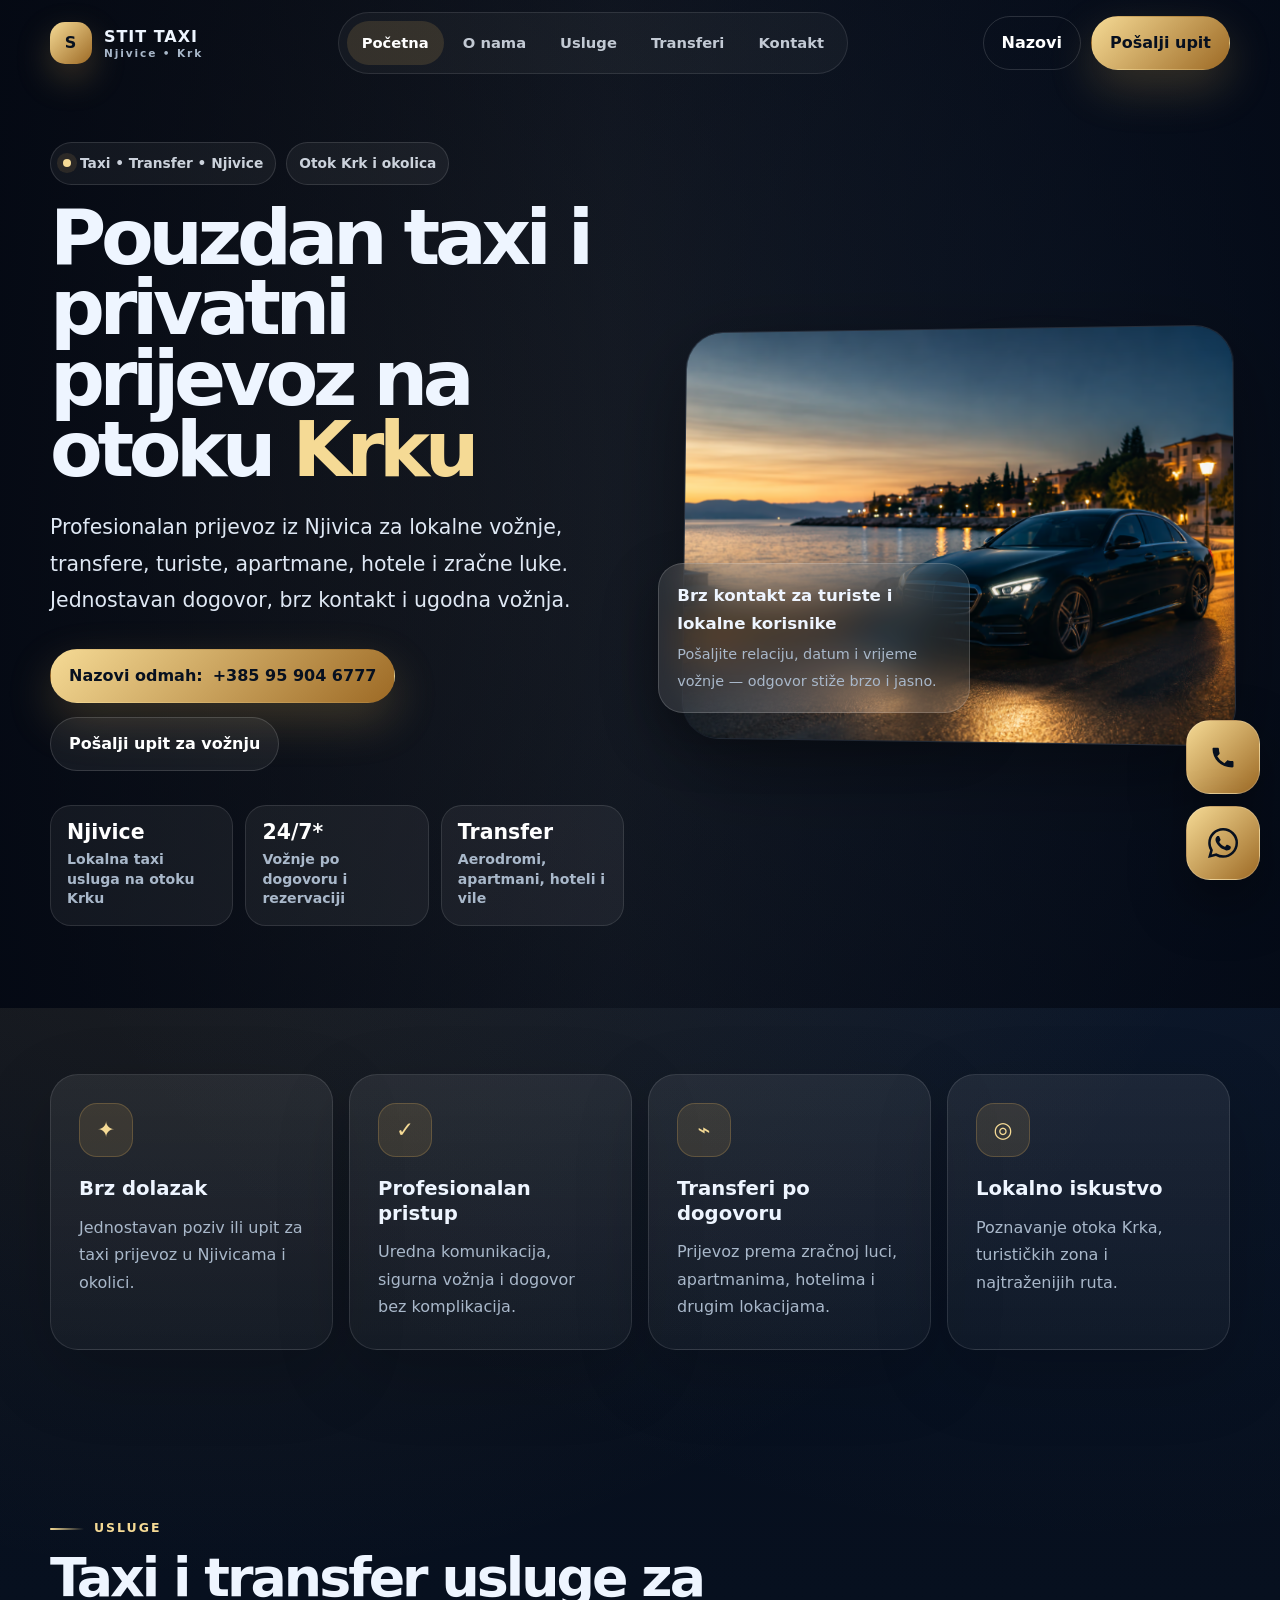
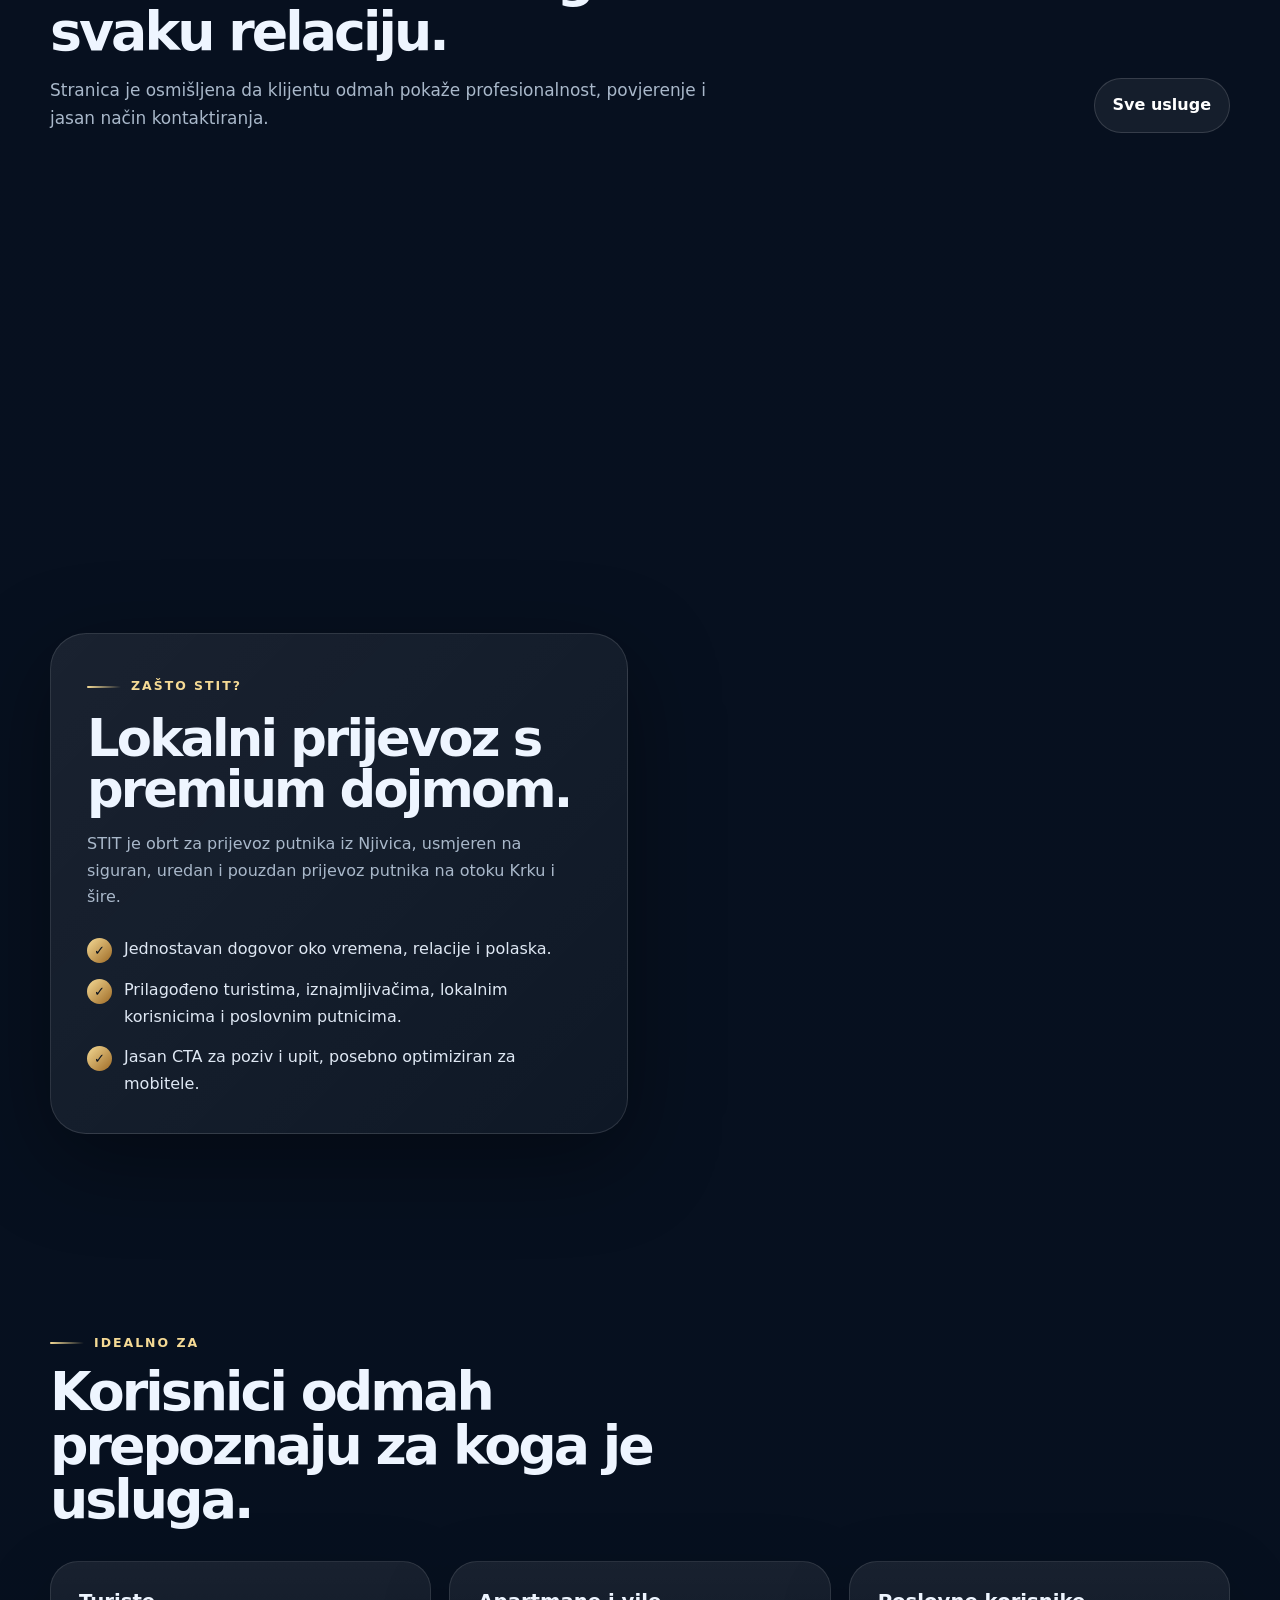
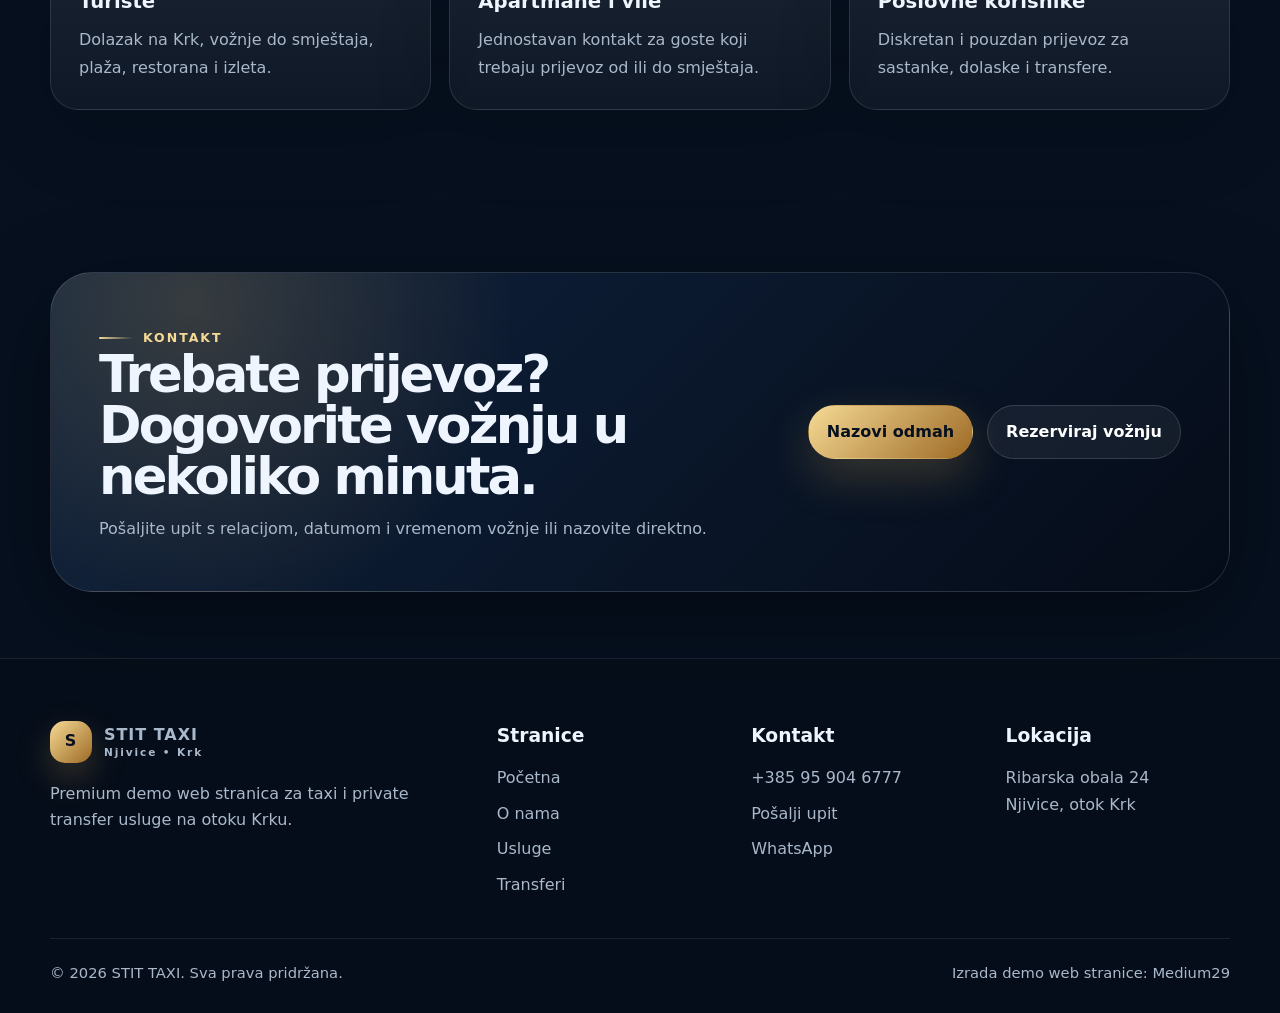
<file: index.html>
<!DOCTYPE html>
<html lang="hr">
<head>
  <meta charset="UTF-8" />
  <meta name="viewport" content="width=device-width, initial-scale=1.0" />
  <title>STIT TAXI | Taxi i privatni transferi na otoku Krku</title>
  <meta name="description" content="STIT TAXI - pouzdan taxi i privatni prijevoz iz Njivica za lokalne vožnje, transfere, turiste, apartmane, hotele i zračne luke." />
  <link rel="icon" href="assets/favicon.svg" type="image/svg+xml" />
  <link rel="stylesheet" href="styles.css" />
</head>
<body>
  <header class="header">
    <div class="container nav">
      <a class="logo" href="index.html" aria-label="STIT TAXI početna">
        <span class="logo-mark">S</span>
        <span>STIT TAXI <small>Njivice • Krk</small></span>
      </a>
      <nav class="nav-links" aria-label="Glavna navigacija">
        <a class="active" href="index.html">Početna</a>
        <a href="o-nama.html">O nama</a>
        <a href="usluge.html">Usluge</a>
        <a href="transferi.html">Transferi</a>
        <a href="kontakt.html">Kontakt</a>
      </nav>
      <div class="nav-actions">
        <a class="btn btn-ghost" href="tel:+385959046777">Nazovi</a>
        <a class="btn btn-primary" href="kontakt.html">Pošalji upit</a>
        <button class="menu-btn" type="button" aria-label="Otvori izbornik" aria-expanded="false"><span></span><span></span><span></span></button>
      </div>
    </div>
  </header>

  <main>
    <section class="hero">
      <div class="container hero-grid">
        <div class="hero-copy reveal">
          <div class="eyebrow">
            <span class="badge"><span class="badge-dot"></span> Taxi • Transfer • Njivice</span>
            <span class="badge">Otok Krk i okolica</span>
          </div>
          <h1>Pouzdan taxi i privatni prijevoz na otoku <span class="gold">Krku</span></h1>
          <p class="lead">Profesionalan prijevoz iz Njivica za lokalne vožnje, transfere, turiste, apartmane, hotele i zračne luke. Jednostavan dogovor, brz kontakt i ugodna vožnja.</p>
          <div class="hero-actions">
            <a class="btn btn-primary" href="tel:+385959046777">Nazovi odmah: <span data-phone></span></a>
            <a class="btn" href="kontakt.html">Pošalji upit za vožnju</a>
          </div>
          <div class="hero-meta">
            <div class="meta-card"><strong>Njivice</strong><span>Lokalna taxi usluga na otoku Krku</span></div>
            <div class="meta-card"><strong>24/7*</strong><span>Vožnje po dogovoru i rezervaciji</span></div>
            <div class="meta-card"><strong>Transfer</strong><span>Aerodromi, apartmani, hoteli i vile</span></div>
          </div>
        </div>
        <div class="hero-visual reveal delay-1">
          <div class="visual-frame"><img src="assets/images/hero-taxi.avif" alt="Premium STIT TAXI vozilo na obali otoka Krka" /></div>
          <div class="float-card">
            <strong>Brz kontakt za turiste i lokalne korisnike</strong>
            <span>Pošaljite relaciju, datum i vrijeme vožnje — odgovor stiže brzo i jasno.</span>
          </div>
        </div>
      </div>
    </section>

    <section class="section-sm">
      <div class="container grid-4">
        <div class="card reveal"><div class="icon">✦</div><h3>Brz dolazak</h3><p>Jednostavan poziv ili upit za taxi prijevoz u Njivicama i okolici.</p></div>
        <div class="card reveal delay-1"><div class="icon">✓</div><h3>Profesionalan pristup</h3><p>Uredna komunikacija, sigurna vožnja i dogovor bez komplikacija.</p></div>
        <div class="card reveal delay-2"><div class="icon">⌁</div><h3>Transferi po dogovoru</h3><p>Prijevoz prema zračnoj luci, apartmanima, hotelima i drugim lokacijama.</p></div>
        <div class="card reveal delay-3"><div class="icon">◎</div><h3>Lokalno iskustvo</h3><p>Poznavanje otoka Krka, turističkih zona i najtraženijih ruta.</p></div>
      </div>
    </section>

    <section class="section" id="usluge">
      <div class="container">
        <div class="section-head reveal">
          <div class="section-title">
            <span class="kicker">Usluge</span>
            <h2>Taxi i transfer usluge za svaku relaciju.</h2>
            <p>Stranica je osmišljena da klijentu odmah pokaže profesionalnost, povjerenje i jasan način kontaktiranja.</p>
          </div>
          <a class="btn" href="usluge.html">Sve usluge</a>
        </div>
        <div class="grid-3">
          <article class="card reveal"><div class="icon">🚕</div><h3>Lokalni taxi prijevoz</h3><p>Brze lokalne vožnje u Njivicama, okolnim mjestima i po otoku Krku.</p><a class="card-link" href="kontakt.html">Zatraži vožnju →</a></article>
          <article class="card reveal delay-1"><div class="icon">✈</div><h3>Aerodromski transfer</h3><p>Organiziran prijevoz prema zračnim lukama i drugim polaznim točkama.</p><a class="card-link" href="transferi.html">Pogledaj transfere →</a></article>
          <article class="card reveal delay-2"><div class="icon">🏨</div><h3>Turisti, apartmani i hoteli</h3><p>Idealno za goste apartmana, vila, hotela i turističke dolaske na Krk.</p><a class="card-link" href="kontakt.html">Pošalji upit →</a></article>
        </div>
      </div>
    </section>

    <section class="section">
      <div class="container grid-2">
        <div class="split-panel reveal">
          <span class="kicker">Zašto STIT?</span>
          <h2 class="section-title" style="font-size:clamp(2rem,4vw,3.6rem);line-height:1;letter-spacing:-.055em;margin:16px 0;">Lokalni prijevoz s premium dojmom.</h2>
          <p style="color:var(--muted);">STIT je obrt za prijevoz putnika iz Njivica, usmjeren na siguran, uredan i pouzdan prijevoz putnika na otoku Krku i šire.</p>
          <ul class="lux-list">
            <li><span class="tick">✓</span><span>Jednostavan dogovor oko vremena, relacije i polaska.</span></li>
            <li><span class="tick">✓</span><span>Prilagođeno turistima, iznajmljivačima, lokalnim korisnicima i poslovnim putnicima.</span></li>
            <li><span class="tick">✓</span><span>Jasan CTA za poziv i upit, posebno optimiziran za mobitele.</span></li>
          </ul>
        </div>
        <div class="photo-tile photo-transfer reveal delay-1"></div>
      </div>
    </section>

    <section class="section">
      <div class="container">
        <div class="section-title reveal">
          <span class="kicker">Idealno za</span>
          <h2>Korisnici odmah prepoznaju za koga je usluga.</h2>
        </div>
        <div class="grid-3" style="margin-top:34px;">
          <div class="card reveal"><h3>Turiste</h3><p>Dolazak na Krk, vožnje do smještaja, plaža, restorana i izleta.</p></div>
          <div class="card reveal delay-1"><h3>Apartmane i vile</h3><p>Jednostavan kontakt za goste koji trebaju prijevoz od ili do smještaja.</p></div>
          <div class="card reveal delay-2"><h3>Poslovne korisnike</h3><p>Diskretan i pouzdan prijevoz za sastanke, dolaske i transfere.</p></div>
        </div>
      </div>
    </section>

    <section class="section-sm">
      <div class="container cta-band reveal">
        <div>
          <span class="kicker">Kontakt</span>
          <h2>Trebate prijevoz? Dogovorite vožnju u nekoliko minuta.</h2>
          <p>Pošaljite upit s relacijom, datumom i vremenom vožnje ili nazovite direktno.</p>
        </div>
        <div class="hero-actions" style="margin:0;justify-content:flex-end;">
          <a class="btn btn-primary" href="tel:+385959046777">Nazovi odmah</a>
          <a class="btn" href="kontakt.html">Rezerviraj vožnju</a>
        </div>
      </div>
    </section>
  </main>

  <footer class="footer">
    <div class="container">
      <div class="footer-grid">
        <div><a class="logo" href="index.html"><span class="logo-mark">S</span><span>STIT TAXI <small>Njivice • Krk</small></span></a><p style="margin-top:18px;max-width:420px;">Premium demo web stranica za taxi i private transfer usluge na otoku Krku.</p></div>
        <div><h3>Stranice</h3><div class="footer-links"><a href="index.html">Početna</a><a href="o-nama.html">O nama</a><a href="usluge.html">Usluge</a><a href="transferi.html">Transferi</a></div></div>
        <div><h3>Kontakt</h3><div class="footer-links"><a href="tel:+385959046777">+385 95 904 6777</a><a href="kontakt.html">Pošalji upit</a><a href="https://wa.me/385959046777" target="_blank" rel="noopener">WhatsApp</a></div></div>
        <div><h3>Lokacija</h3><p>Ribarska obala 24<br>Njivice, otok Krk</p></div>
      </div>
      <div class="footer-bottom"><span>© <span data-year></span> STIT TAXI. Sva prava pridržana.</span><span>Izrada demo web stranice: Medium29</span></div>
    </div>
  </footer>

  <div class="float-actions"><a class="call" href="tel:+385959046777" aria-label="Nazovi STIT TAXI"><svg viewBox="0 0 24 24" aria-hidden="true" class="call-icon"><path fill="currentColor" d="M6.62 10.79a15.53 15.53 0 0 0 6.59 6.59l2.2-2.2c.27-.27.67-.36 1.02-.24 1.12.37 2.33.57 3.57.57.56 0 1 .44 1 1V20c0 .56-.44 1-1 1C10.07 21 3 13.93 3 5c0-.56.44-1 1-1h3.5c.56 0 1 .44 1 1 0 1.24.2 2.45.57 3.57.11.35.03.74-.25 1.02l-2.2 2.2Z"/></svg></a><a class="wa" href="https://wa.me/385959046777" target="_blank" rel="noopener" aria-label="WhatsApp STIT TAXI"><svg viewBox="0 0 24 24" aria-hidden="true" class="wa-icon"><path fill="currentColor" d="M20.52 3.48A11.86 11.86 0 0 0 12.07 0C5.5 0 .15 5.35.15 11.92c0 2.1.55 4.15 1.59 5.96L0 24l6.29-1.65a11.86 11.86 0 0 0 5.78 1.47h.01c6.57 0 11.92-5.35 11.92-11.92a11.84 11.84 0 0 0-3.48-8.42Zm-8.45 18.33h-.01a9.9 9.9 0 0 1-5.04-1.38l-.36-.21-3.73.98 1-3.64-.24-.37a9.9 9.9 0 0 1-1.52-5.27c0-5.47 4.45-9.92 9.92-9.92 2.65 0 5.14 1.03 7.01 2.91a9.85 9.85 0 0 1 2.9 7c0 5.48-4.45 9.93-9.93 9.93Zm5.44-7.4c-.3-.15-1.77-.88-2.05-.98-.27-.1-.47-.15-.67.15-.2.3-.76.98-.94 1.18-.17.2-.35.22-.65.08-.3-.15-1.26-.46-2.4-1.47-.88-.78-1.48-1.75-1.66-2.05-.17-.3-.02-.46.13-.61.14-.14.3-.35.45-.52.15-.18.2-.3.3-.5.1-.2.05-.38-.02-.53-.08-.15-.67-1.62-.92-2.22-.24-.58-.49-.5-.67-.5h-.57c-.2 0-.53.08-.8.38-.28.3-1.06 1.04-1.06 2.54 0 1.5 1.09 2.94 1.24 3.14.15.2 2.14 3.27 5.18 4.58.72.31 1.29.5 1.73.65.73.23 1.39.2 1.91.12.58-.09 1.77-.72 2.02-1.42.25-.7.25-1.3.18-1.42-.08-.13-.28-.2-.58-.35Z"/></svg></a></div>
  <script src="script.js"></script>
</body>
</html>
</file>
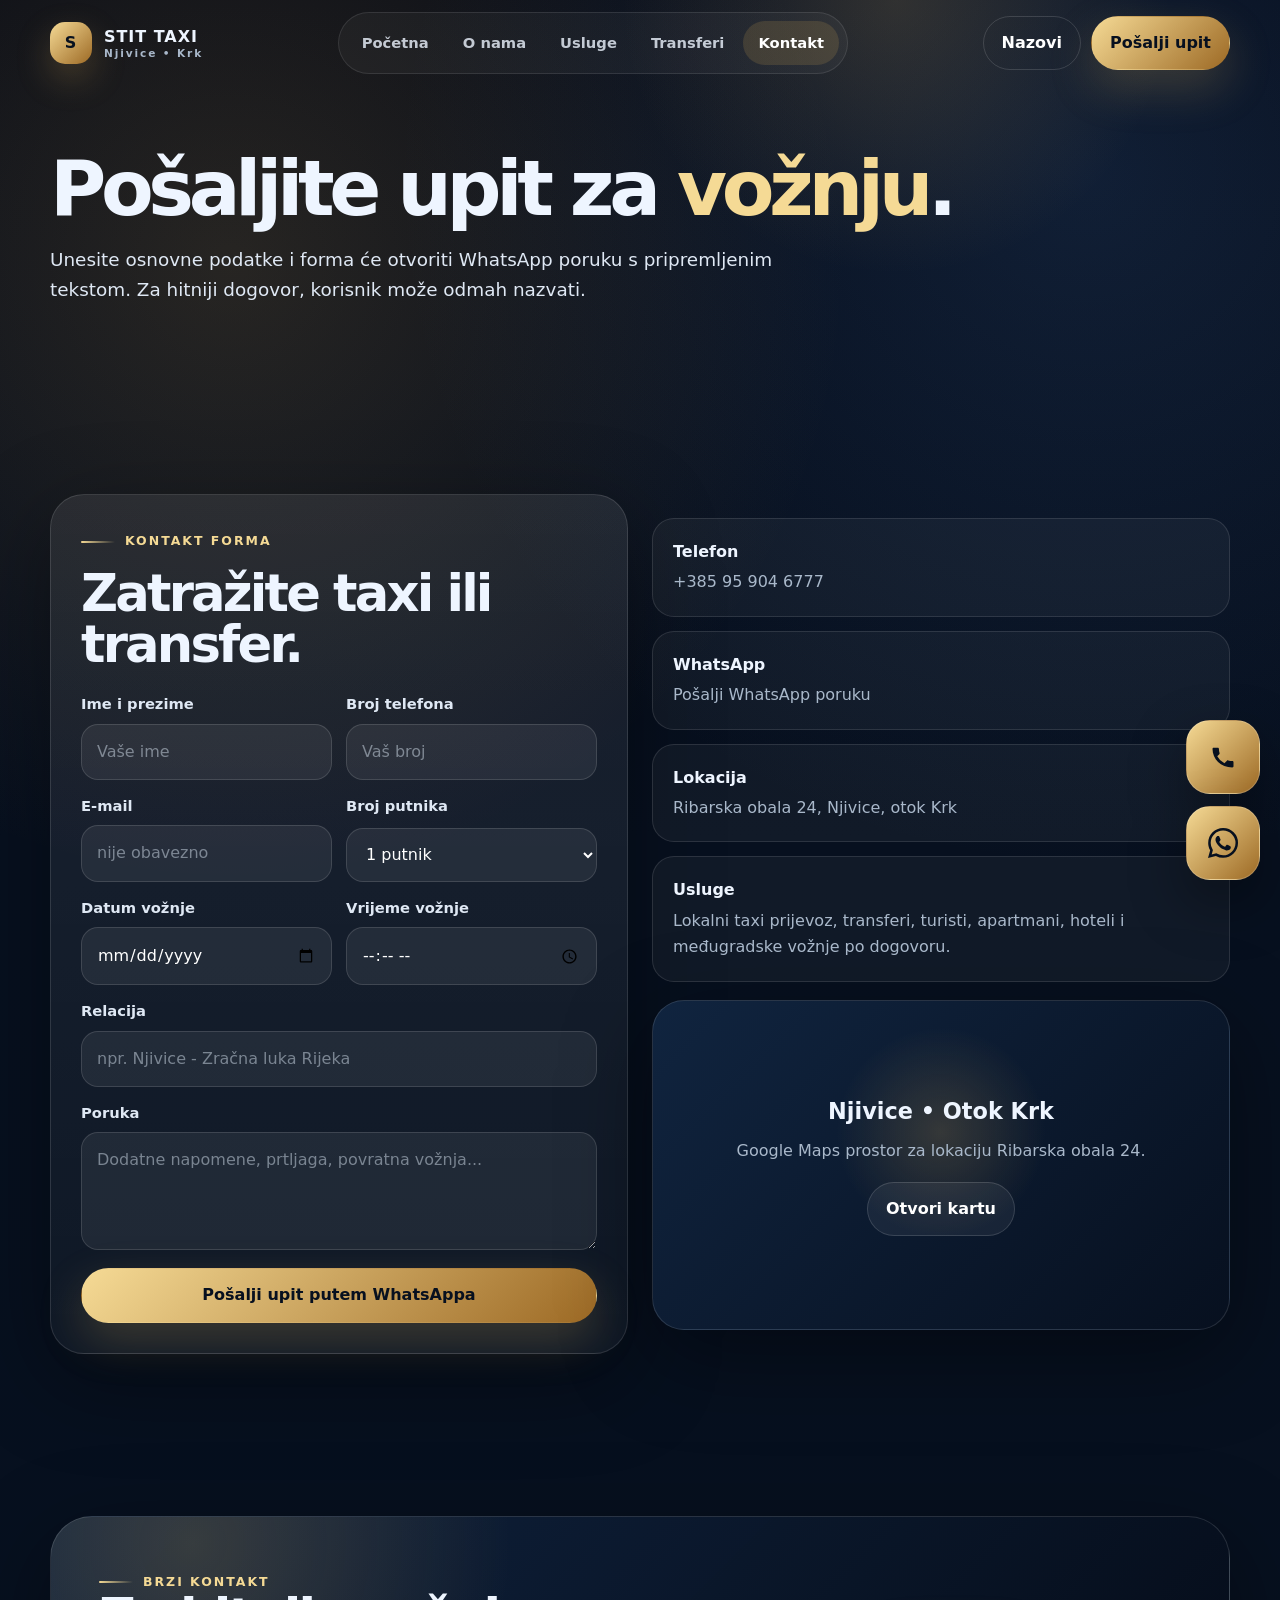
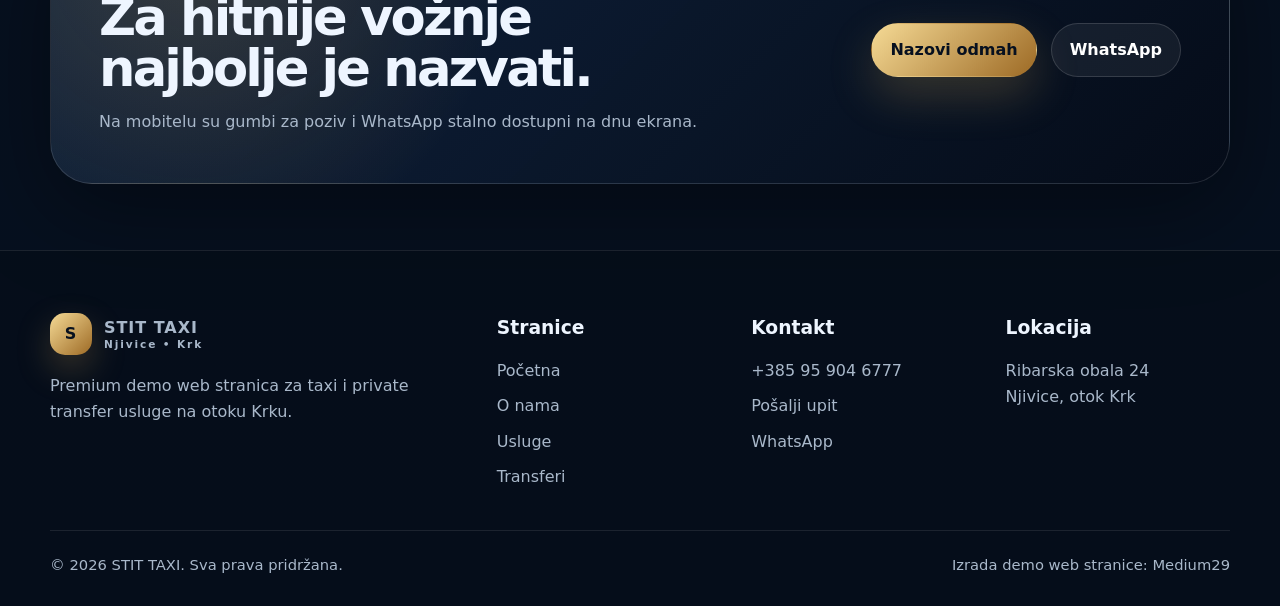
<file: kontakt.html>
<!DOCTYPE html>
<html lang="hr">
<head>
  <meta charset="UTF-8" />
  <meta name="viewport" content="width=device-width, initial-scale=1.0" />
  <title>Kontakt | STIT TAXI Njivice</title>
  <meta name="description" content="Kontaktirajte STIT TAXI za taxi vožnju ili transfer iz Njivica. Telefon +385 95 904 6777." />
  <link rel="icon" href="assets/favicon.svg" type="image/svg+xml" />
  <link rel="stylesheet" href="styles.css" />
</head>
<body>
  <header class="header"><div class="container nav"><a class="logo" href="index.html"><span class="logo-mark">S</span><span>STIT TAXI <small>Njivice • Krk</small></span></a><nav class="nav-links"><a href="index.html">Početna</a><a href="o-nama.html">O nama</a><a href="usluge.html">Usluge</a><a href="transferi.html">Transferi</a><a class="active" href="kontakt.html">Kontakt</a></nav><div class="nav-actions"><a class="btn btn-ghost" href="tel:+385959046777">Nazovi</a><a class="btn btn-primary" href="kontakt.html">Pošalji upit</a><button class="menu-btn" type="button" aria-label="Otvori izbornik" aria-expanded="false"><span></span><span></span><span></span></button></div></div></header>

  <main>
    <section class="page-hero">
      <div class="container reveal">
        <h1>Pošaljite upit za <span class="gold">vožnju</span>.</h1>
        <p>Unesite osnovne podatke i forma će otvoriti WhatsApp poruku s pripremljenim tekstom. Za hitniji dogovor, korisnik može odmah nazvati.</p>
      </div>
    </section>

    <section class="section">
      <div class="container grid-2">
        <div class="form-card reveal">
          <span class="kicker">Kontakt forma</span>
          <h2 style="font-size:clamp(2rem,4vw,3.4rem);line-height:1;letter-spacing:-.055em;margin:16px 0 22px;">Zatražite taxi ili transfer.</h2>
          <form data-whatsapp-form>
            <div class="form-grid">
              <div class="field"><label for="ime">Ime i prezime</label><input id="ime" name="Ime i prezime" type="text" placeholder="Vaše ime" required /></div>
              <div class="field"><label for="tel">Broj telefona</label><input id="tel" name="Broj telefona" type="tel" placeholder="Vaš broj" required /></div>
              <div class="field"><label for="email">E-mail</label><input id="email" name="E-mail" type="email" placeholder="nije obavezno" /></div>
              <div class="field"><label for="putnici">Broj putnika</label><select id="putnici" name="Broj putnika"><option value="1 putnik">1 putnik</option><option value="2 putnika">2 putnika</option><option value="3 putnika">3 putnika</option><option value="4 putnika">4 putnika</option><option value="5+ putnika">5+ putnika</option></select></div>
              <div class="field"><label for="datum">Datum vožnje</label><input id="datum" name="Datum vožnje" type="date" /></div>
              <div class="field"><label for="vrijeme">Vrijeme vožnje</label><input id="vrijeme" name="Vrijeme vožnje" type="time" /></div>
              <div class="field full"><label for="relacija">Relacija</label><input id="relacija" name="Relacija" type="text" placeholder="npr. Njivice - Zračna luka Rijeka" required /></div>
              <div class="field full"><label for="poruka">Poruka</label><textarea id="poruka" name="Poruka" placeholder="Dodatne napomene, prtljaga, povratna vožnja..."></textarea></div>
            </div>
            <div style="margin-top:18px;"><button class="btn btn-primary btn-block" type="submit">Pošalji upit putem WhatsAppa</button></div>
          </form>
        </div>

        <div class="reveal delay-1">
          <div class="contact-box">
            <div class="contact-item"><strong>Telefon</strong><a href="tel:+385959046777">+385 95 904 6777</a></div>
            <div class="contact-item"><strong>WhatsApp</strong><a href="https://wa.me/385959046777" target="_blank" rel="noopener">Pošalji WhatsApp poruku</a></div>
            <div class="contact-item"><strong>Lokacija</strong><span>Ribarska obala 24, Njivice, otok Krk</span></div>
            <div class="contact-item"><strong>Usluge</strong><span>Lokalni taxi prijevoz, transferi, turisti, apartmani, hoteli i međugradske vožnje po dogovoru.</span></div>
          </div>
          <div class="map-placeholder" style="margin-top:18px;">
            <div><strong>Njivice • Otok Krk</strong><p>Google Maps prostor za lokaciju Ribarska obala 24.</p><a class="btn" href="https://www.google.com/maps/search/?api=1&query=Ribarska%20obala%2024%20Njivice%20Croatia" target="_blank" rel="noopener">Otvori kartu</a></div>
          </div>
        </div>
      </div>
    </section>

    <section class="section-sm"><div class="container cta-band reveal"><div><span class="kicker">Brzi kontakt</span><h2>Za hitnije vožnje najbolje je nazvati.</h2><p>Na mobitelu su gumbi za poziv i WhatsApp stalno dostupni na dnu ekrana.</p></div><div class="hero-actions" style="margin:0;justify-content:flex-end;"><a class="btn btn-primary" href="tel:+385959046777">Nazovi odmah</a><a class="btn" href="https://wa.me/385959046777" target="_blank" rel="noopener">WhatsApp</a></div></div></section>
  </main>

  <footer class="footer"><div class="container"><div class="footer-grid"><div><a class="logo" href="index.html"><span class="logo-mark">S</span><span>STIT TAXI <small>Njivice • Krk</small></span></a><p style="margin-top:18px;max-width:420px;">Premium demo web stranica za taxi i private transfer usluge na otoku Krku.</p></div><div><h3>Stranice</h3><div class="footer-links"><a href="index.html">Početna</a><a href="o-nama.html">O nama</a><a href="usluge.html">Usluge</a><a href="transferi.html">Transferi</a></div></div><div><h3>Kontakt</h3><div class="footer-links"><a href="tel:+385959046777">+385 95 904 6777</a><a href="kontakt.html">Pošalji upit</a><a href="https://wa.me/385959046777" target="_blank" rel="noopener">WhatsApp</a></div></div><div><h3>Lokacija</h3><p>Ribarska obala 24<br>Njivice, otok Krk</p></div></div><div class="footer-bottom"><span>© <span data-year></span> STIT TAXI. Sva prava pridržana.</span><span>Izrada demo web stranice: Medium29</span></div></div></footer>
  <div class="float-actions"><a class="call" href="tel:+385959046777" aria-label="Nazovi STIT TAXI"><svg viewBox="0 0 24 24" aria-hidden="true" class="call-icon"><path fill="currentColor" d="M6.62 10.79a15.53 15.53 0 0 0 6.59 6.59l2.2-2.2c.27-.27.67-.36 1.02-.24 1.12.37 2.33.57 3.57.57.56 0 1 .44 1 1V20c0 .56-.44 1-1 1C10.07 21 3 13.93 3 5c0-.56.44-1 1-1h3.5c.56 0 1 .44 1 1 0 1.24.2 2.45.57 3.57.11.35.03.74-.25 1.02l-2.2 2.2Z"/></svg></a><a class="wa" href="https://wa.me/385959046777" target="_blank" rel="noopener" aria-label="WhatsApp STIT TAXI"><svg viewBox="0 0 24 24" aria-hidden="true" class="wa-icon"><path fill="currentColor" d="M20.52 3.48A11.86 11.86 0 0 0 12.07 0C5.5 0 .15 5.35.15 11.92c0 2.1.55 4.15 1.59 5.96L0 24l6.29-1.65a11.86 11.86 0 0 0 5.78 1.47h.01c6.57 0 11.92-5.35 11.92-11.92a11.84 11.84 0 0 0-3.48-8.42Zm-8.45 18.33h-.01a9.9 9.9 0 0 1-5.04-1.38l-.36-.21-3.73.98 1-3.64-.24-.37a9.9 9.9 0 0 1-1.52-5.27c0-5.47 4.45-9.92 9.92-9.92 2.65 0 5.14 1.03 7.01 2.91a9.85 9.85 0 0 1 2.9 7c0 5.48-4.45 9.93-9.93 9.93Zm5.44-7.4c-.3-.15-1.77-.88-2.05-.98-.27-.1-.47-.15-.67.15-.2.3-.76.98-.94 1.18-.17.2-.35.22-.65.08-.3-.15-1.26-.46-2.4-1.47-.88-.78-1.48-1.75-1.66-2.05-.17-.3-.02-.46.13-.61.14-.14.3-.35.45-.52.15-.18.2-.3.3-.5.1-.2.05-.38-.02-.53-.08-.15-.67-1.62-.92-2.22-.24-.58-.49-.5-.67-.5h-.57c-.2 0-.53.08-.8.38-.28.3-1.06 1.04-1.06 2.54 0 1.5 1.09 2.94 1.24 3.14.15.2 2.14 3.27 5.18 4.58.72.31 1.29.5 1.73.65.73.23 1.39.2 1.91.12.58-.09 1.77-.72 2.02-1.42.25-.7.25-1.3.18-1.42-.08-.13-.28-.2-.58-.35Z"/></svg></a></div>
  <script src="script.js"></script>
</body>
</html>
</file>
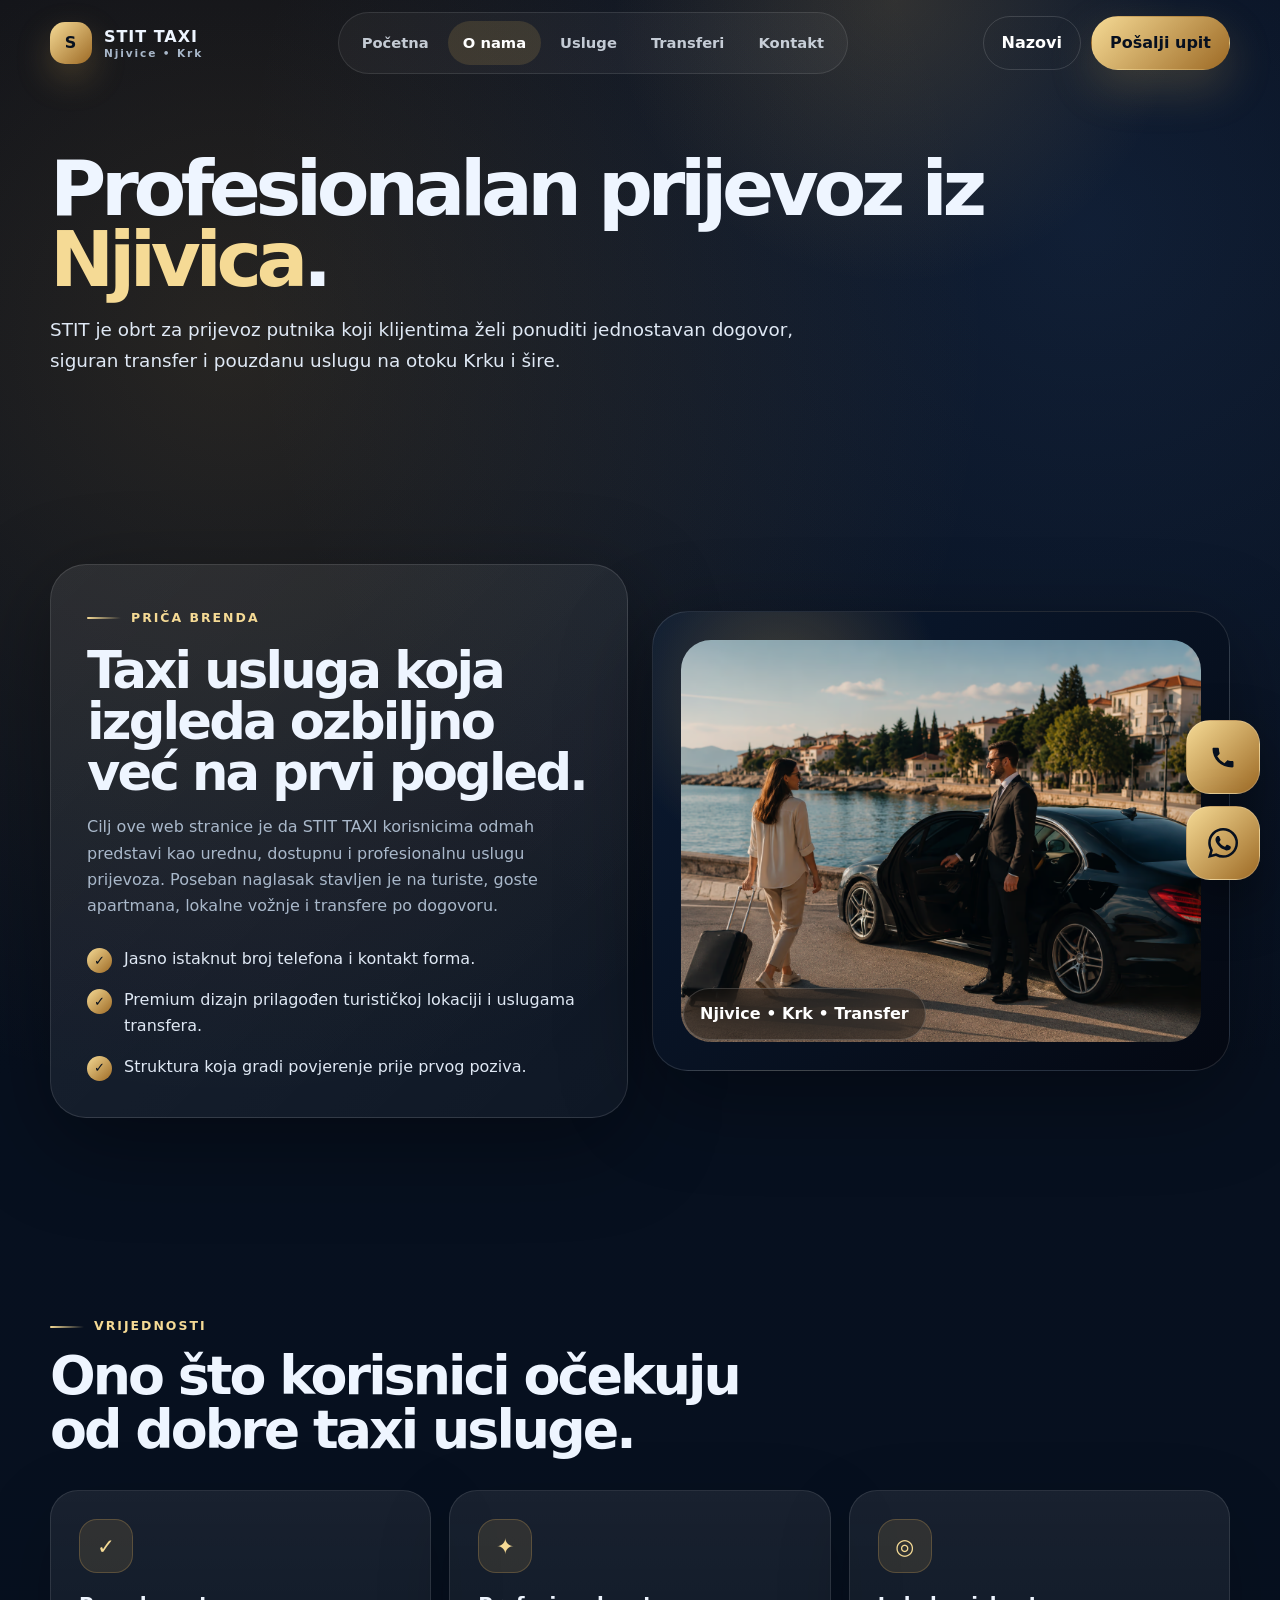
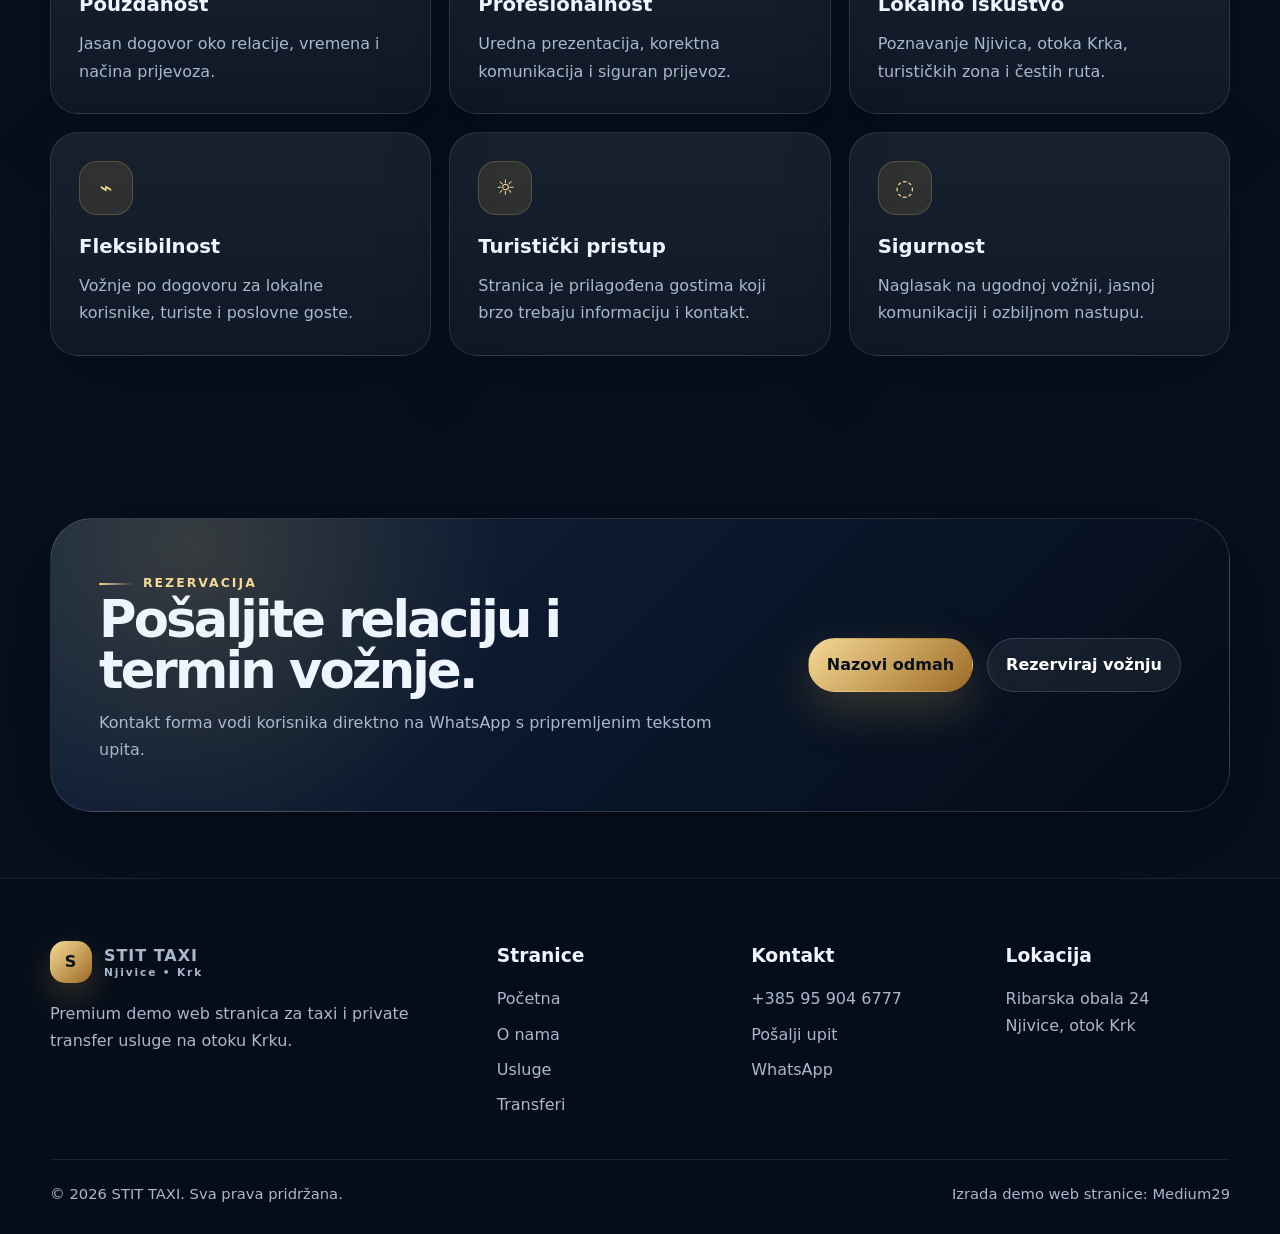
<file: o-nama.html>
<!DOCTYPE html>
<html lang="hr">
<head>
  <meta charset="UTF-8" />
  <meta name="viewport" content="width=device-width, initial-scale=1.0" />
  <title>O nama | STIT TAXI Njivice</title>
  <meta name="description" content="STIT TAXI je obrt za prijevoz putnika iz Njivica, usmjeren na siguran, uredan i pouzdan prijevoz na otoku Krku." />
  <link rel="icon" href="assets/favicon.svg" type="image/svg+xml" />
  <link rel="stylesheet" href="styles.css" />
</head>
<body>
  <header class="header"><div class="container nav"><a class="logo" href="index.html"><span class="logo-mark">S</span><span>STIT TAXI <small>Njivice • Krk</small></span></a><nav class="nav-links"><a href="index.html">Početna</a><a class="active" href="o-nama.html">O nama</a><a href="usluge.html">Usluge</a><a href="transferi.html">Transferi</a><a href="kontakt.html">Kontakt</a></nav><div class="nav-actions"><a class="btn btn-ghost" href="tel:+385959046777">Nazovi</a><a class="btn btn-primary" href="kontakt.html">Pošalji upit</a><button class="menu-btn" type="button" aria-label="Otvori izbornik" aria-expanded="false"><span></span><span></span><span></span></button></div></div></header>

  <main>
    <section class="page-hero">
      <div class="container reveal">
        <h1>Profesionalan prijevoz iz <span class="gold">Njivica</span>.</h1>
        <p>STIT je obrt za prijevoz putnika koji klijentima želi ponuditi jednostavan dogovor, siguran transfer i pouzdanu uslugu na otoku Krku i šire.</p>
      </div>
    </section>

    <section class="section">
      <div class="container grid-2">
        <div class="split-panel reveal">
          <span class="kicker">Priča brenda</span>
          <h2 style="font-size:clamp(2rem,4vw,3.8rem);line-height:1;letter-spacing:-.055em;margin:16px 0;">Taxi usluga koja izgleda ozbiljno već na prvi pogled.</h2>
          <p style="color:var(--muted);">Cilj ove web stranice je da STIT TAXI korisnicima odmah predstavi kao urednu, dostupnu i profesionalnu uslugu prijevoza. Poseban naglasak stavljen je na turiste, goste apartmana, lokalne vožnje i transfere po dogovoru.</p>
          <ul class="lux-list">
            <li><span class="tick">✓</span><span>Jasno istaknut broj telefona i kontakt forma.</span></li>
            <li><span class="tick">✓</span><span>Premium dizajn prilagođen turističkoj lokaciji i uslugama transfera.</span></li>
            <li><span class="tick">✓</span><span>Struktura koja gradi povjerenje prije prvog poziva.</span></li>
          </ul>
        </div>
        <div class="photo-tile photo-about reveal delay-1"></div>
      </div>
    </section>

    <section class="section">
      <div class="container">
        <div class="section-title reveal"><span class="kicker">Vrijednosti</span><h2>Ono što korisnici očekuju od dobre taxi usluge.</h2></div>
        <div class="grid-3" style="margin-top:34px;">
          <article class="card reveal"><div class="icon">✓</div><h3>Pouzdanost</h3><p>Jasan dogovor oko relacije, vremena i načina prijevoza.</p></article>
          <article class="card reveal delay-1"><div class="icon">✦</div><h3>Profesionalnost</h3><p>Uredna prezentacija, korektna komunikacija i siguran prijevoz.</p></article>
          <article class="card reveal delay-2"><div class="icon">◎</div><h3>Lokalno iskustvo</h3><p>Poznavanje Njivica, otoka Krka, turističkih zona i čestih ruta.</p></article>
          <article class="card reveal"><div class="icon">⌁</div><h3>Fleksibilnost</h3><p>Vožnje po dogovoru za lokalne korisnike, turiste i poslovne goste.</p></article>
          <article class="card reveal delay-1"><div class="icon">☼</div><h3>Turistički pristup</h3><p>Stranica je prilagođena gostima koji brzo trebaju informaciju i kontakt.</p></article>
          <article class="card reveal delay-2"><div class="icon">◌</div><h3>Sigurnost</h3><p>Naglasak na ugodnoj vožnji, jasnoj komunikaciji i ozbiljnom nastupu.</p></article>
        </div>
      </div>
    </section>

    <section class="section-sm"><div class="container cta-band reveal"><div><span class="kicker">Rezervacija</span><h2>Pošaljite relaciju i termin vožnje.</h2><p>Kontakt forma vodi korisnika direktno na WhatsApp s pripremljenim tekstom upita.</p></div><div class="hero-actions" style="margin:0;justify-content:flex-end;"><a class="btn btn-primary" href="tel:+385959046777">Nazovi odmah</a><a class="btn" href="kontakt.html">Rezerviraj vožnju</a></div></div></section>
  </main>

  <footer class="footer"><div class="container"><div class="footer-grid"><div><a class="logo" href="index.html"><span class="logo-mark">S</span><span>STIT TAXI <small>Njivice • Krk</small></span></a><p style="margin-top:18px;max-width:420px;">Premium demo web stranica za taxi i private transfer usluge na otoku Krku.</p></div><div><h3>Stranice</h3><div class="footer-links"><a href="index.html">Početna</a><a href="o-nama.html">O nama</a><a href="usluge.html">Usluge</a><a href="transferi.html">Transferi</a></div></div><div><h3>Kontakt</h3><div class="footer-links"><a href="tel:+385959046777">+385 95 904 6777</a><a href="kontakt.html">Pošalji upit</a><a href="https://wa.me/385959046777" target="_blank" rel="noopener">WhatsApp</a></div></div><div><h3>Lokacija</h3><p>Ribarska obala 24<br>Njivice, otok Krk</p></div></div><div class="footer-bottom"><span>© <span data-year></span> STIT TAXI. Sva prava pridržana.</span><span>Izrada demo web stranice: Medium29</span></div></div></footer>
  <div class="float-actions"><a class="call" href="tel:+385959046777" aria-label="Nazovi STIT TAXI"><svg viewBox="0 0 24 24" aria-hidden="true" class="call-icon"><path fill="currentColor" d="M6.62 10.79a15.53 15.53 0 0 0 6.59 6.59l2.2-2.2c.27-.27.67-.36 1.02-.24 1.12.37 2.33.57 3.57.57.56 0 1 .44 1 1V20c0 .56-.44 1-1 1C10.07 21 3 13.93 3 5c0-.56.44-1 1-1h3.5c.56 0 1 .44 1 1 0 1.24.2 2.45.57 3.57.11.35.03.74-.25 1.02l-2.2 2.2Z"/></svg></a><a class="wa" href="https://wa.me/385959046777" target="_blank" rel="noopener" aria-label="WhatsApp STIT TAXI"><svg viewBox="0 0 24 24" aria-hidden="true" class="wa-icon"><path fill="currentColor" d="M20.52 3.48A11.86 11.86 0 0 0 12.07 0C5.5 0 .15 5.35.15 11.92c0 2.1.55 4.15 1.59 5.96L0 24l6.29-1.65a11.86 11.86 0 0 0 5.78 1.47h.01c6.57 0 11.92-5.35 11.92-11.92a11.84 11.84 0 0 0-3.48-8.42Zm-8.45 18.33h-.01a9.9 9.9 0 0 1-5.04-1.38l-.36-.21-3.73.98 1-3.64-.24-.37a9.9 9.9 0 0 1-1.52-5.27c0-5.47 4.45-9.92 9.92-9.92 2.65 0 5.14 1.03 7.01 2.91a9.85 9.85 0 0 1 2.9 7c0 5.48-4.45 9.93-9.93 9.93Zm5.44-7.4c-.3-.15-1.77-.88-2.05-.98-.27-.1-.47-.15-.67.15-.2.3-.76.98-.94 1.18-.17.2-.35.22-.65.08-.3-.15-1.26-.46-2.4-1.47-.88-.78-1.48-1.75-1.66-2.05-.17-.3-.02-.46.13-.61.14-.14.3-.35.45-.52.15-.18.2-.3.3-.5.1-.2.05-.38-.02-.53-.08-.15-.67-1.62-.92-2.22-.24-.58-.49-.5-.67-.5h-.57c-.2 0-.53.08-.8.38-.28.3-1.06 1.04-1.06 2.54 0 1.5 1.09 2.94 1.24 3.14.15.2 2.14 3.27 5.18 4.58.72.31 1.29.5 1.73.65.73.23 1.39.2 1.91.12.58-.09 1.77-.72 2.02-1.42.25-.7.25-1.3.18-1.42-.08-.13-.28-.2-.58-.35Z"/></svg></a></div>
  <script src="script.js"></script>
</body>
</html>
</file>
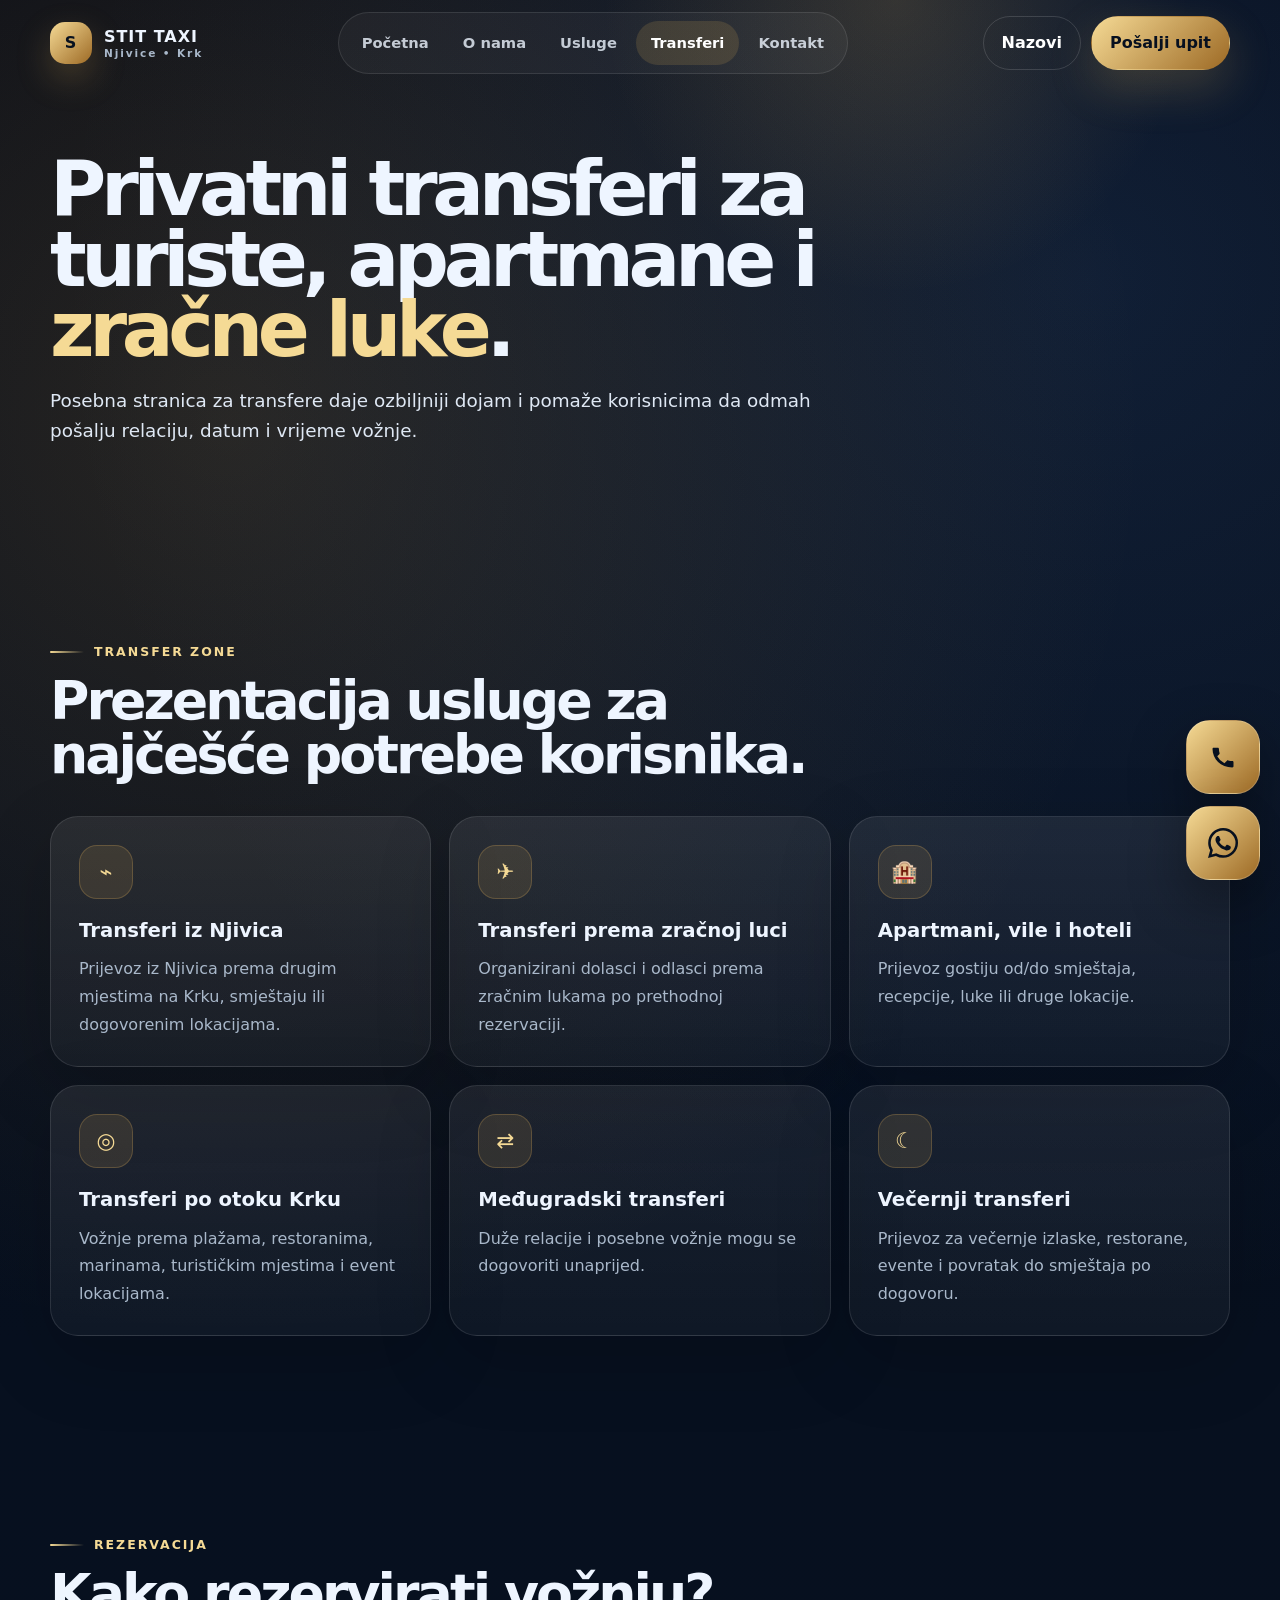
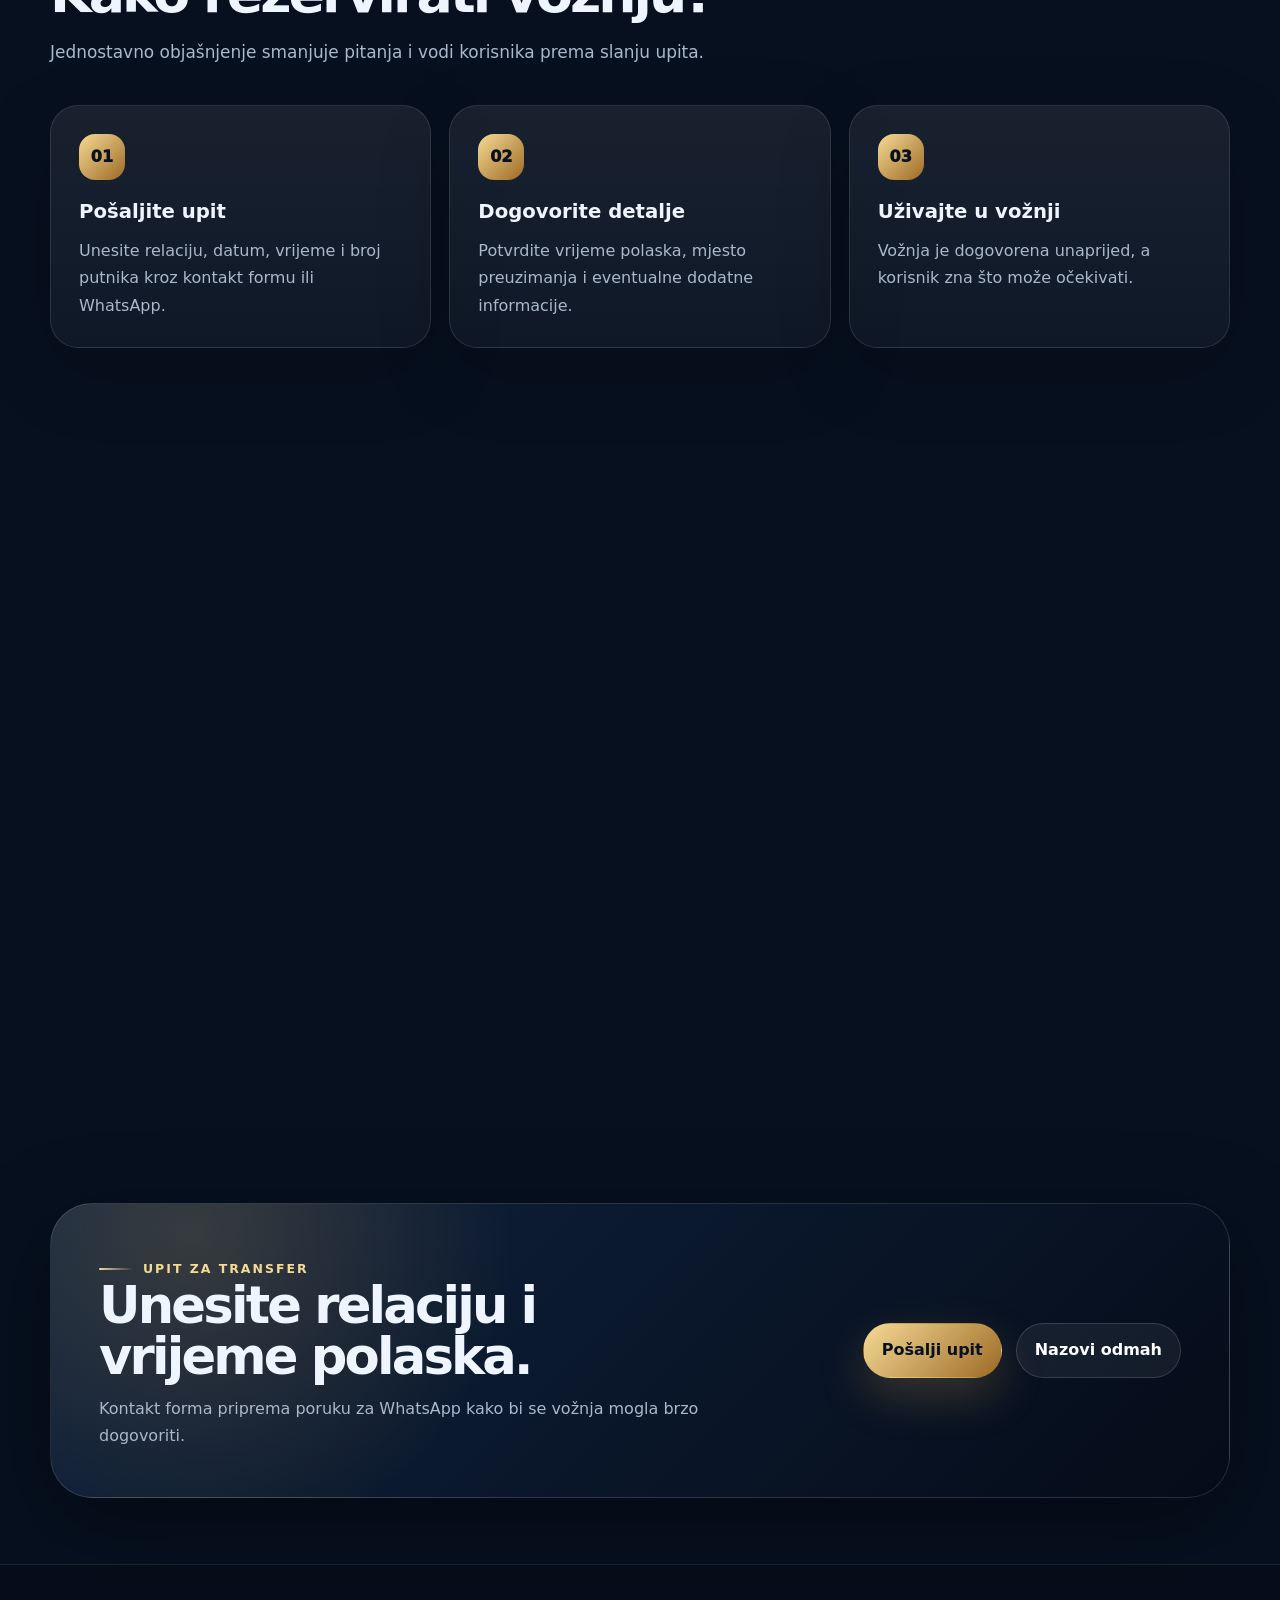
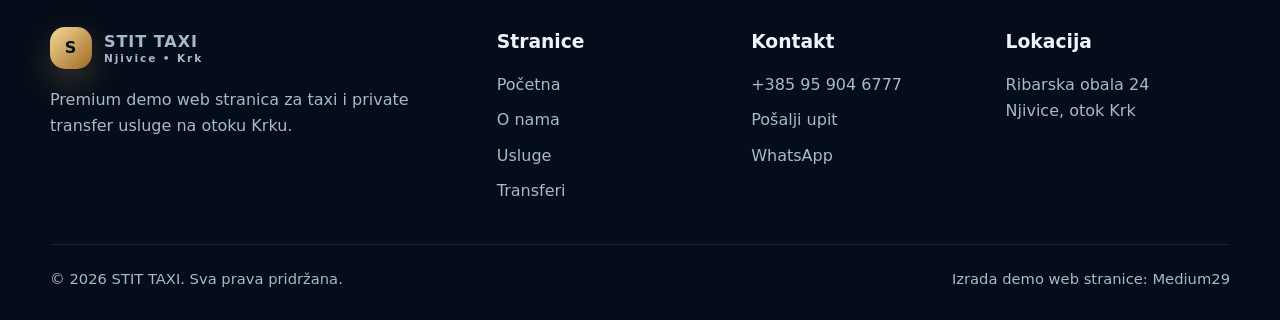
<file: transferi.html>
<!DOCTYPE html>
<html lang="hr">
<head>
  <meta charset="UTF-8" />
  <meta name="viewport" content="width=device-width, initial-scale=1.0" />
  <title>Transferi | STIT TAXI Krk</title>
  <meta name="description" content="Transferi iz Njivica prema zračnoj luci, apartmanima, hotelima, vilama, otoku Krku i međugradskim destinacijama po dogovoru." />
  <link rel="icon" href="assets/favicon.svg" type="image/svg+xml" />
  <link rel="stylesheet" href="styles.css" />
</head>
<body>
  <header class="header"><div class="container nav"><a class="logo" href="index.html"><span class="logo-mark">S</span><span>STIT TAXI <small>Njivice • Krk</small></span></a><nav class="nav-links"><a href="index.html">Početna</a><a href="o-nama.html">O nama</a><a href="usluge.html">Usluge</a><a class="active" href="transferi.html">Transferi</a><a href="kontakt.html">Kontakt</a></nav><div class="nav-actions"><a class="btn btn-ghost" href="tel:+385959046777">Nazovi</a><a class="btn btn-primary" href="kontakt.html">Pošalji upit</a><button class="menu-btn" type="button" aria-label="Otvori izbornik" aria-expanded="false"><span></span><span></span><span></span></button></div></div></header>

  <main>
    <section class="page-hero">
      <div class="container reveal">
        <h1>Privatni transferi za turiste, apartmane i <span class="gold">zračne luke</span>.</h1>
        <p>Posebna stranica za transfere daje ozbiljniji dojam i pomaže korisnicima da odmah pošalju relaciju, datum i vrijeme vožnje.</p>
      </div>
    </section>

    <section class="section">
      <div class="container">
        <div class="section-title reveal"><span class="kicker">Transfer zone</span><h2>Prezentacija usluge za najčešće potrebe korisnika.</h2></div>
        <div class="grid-3" style="margin-top:34px;">
          <article class="card reveal"><div class="icon">⌁</div><h3>Transferi iz Njivica</h3><p>Prijevoz iz Njivica prema drugim mjestima na Krku, smještaju ili dogovorenim lokacijama.</p></article>
          <article class="card reveal delay-1"><div class="icon">✈</div><h3>Transferi prema zračnoj luci</h3><p>Organizirani dolasci i odlasci prema zračnim lukama po prethodnoj rezervaciji.</p></article>
          <article class="card reveal delay-2"><div class="icon">🏨</div><h3>Apartmani, vile i hoteli</h3><p>Prijevoz gostiju od/do smještaja, recepcije, luke ili druge lokacije.</p></article>
          <article class="card reveal"><div class="icon">◎</div><h3>Transferi po otoku Krku</h3><p>Vožnje prema plažama, restoranima, marinama, turističkim mjestima i event lokacijama.</p></article>
          <article class="card reveal delay-1"><div class="icon">⇄</div><h3>Međugradski transferi</h3><p>Duže relacije i posebne vožnje mogu se dogovoriti unaprijed.</p></article>
          <article class="card reveal delay-2"><div class="icon">☾</div><h3>Večernji transferi</h3><p>Prijevoz za večernje izlaske, restorane, evente i povratak do smještaja po dogovoru.</p></article>
        </div>
      </div>
    </section>

    <section class="section">
      <div class="container">
        <div class="section-head reveal"><div class="section-title"><span class="kicker">Rezervacija</span><h2>Kako rezervirati vožnju?</h2><p>Jednostavno objašnjenje smanjuje pitanja i vodi korisnika prema slanju upita.</p></div></div>
        <div class="process">
          <article class="card step reveal"><h3>Pošaljite upit</h3><p>Unesite relaciju, datum, vrijeme i broj putnika kroz kontakt formu ili WhatsApp.</p></article>
          <article class="card step reveal delay-1"><h3>Dogovorite detalje</h3><p>Potvrdite vrijeme polaska, mjesto preuzimanja i eventualne dodatne informacije.</p></article>
          <article class="card step reveal delay-2"><h3>Uživajte u vožnji</h3><p>Vožnja je dogovorena unaprijed, a korisnik zna što može očekivati.</p></article>
        </div>
      </div>
    </section>

    <section class="section">
      <div class="container grid-2">
        <div class="split-panel reveal">
          <span class="kicker">Za iznajmljivače</span>
          <h2 style="font-size:clamp(2rem,4vw,3.6rem);line-height:1;letter-spacing:-.055em;margin:16px 0;">Odličan dodatak za goste apartmana i vila.</h2>
          <p style="color:var(--muted);">Iznajmljivači mogu svojim gostima poslati link web stranice kako bi brzo zatražili prijevoz od zračne luke, luke, autobusnog kolodvora ili druge lokacije.</p>
          <ul class="lux-list"><li><span class="tick">✓</span><span>Jasna forma za relaciju i termin vožnje.</span></li><li><span class="tick">✓</span><span>Profesionalniji dojam kod gostiju.</span></li><li><span class="tick">✓</span><span>Manje objašnjavanja preko poruka i telefona.</span></li></ul>
        </div>
        <div class="photo-tile photo-apartments reveal delay-1"></div>
      </div>
    </section>

    <section class="section-sm"><div class="container cta-band reveal"><div><span class="kicker">Upit za transfer</span><h2>Unesite relaciju i vrijeme polaska.</h2><p>Kontakt forma priprema poruku za WhatsApp kako bi se vožnja mogla brzo dogovoriti.</p></div><div class="hero-actions" style="margin:0;justify-content:flex-end;"><a class="btn btn-primary" href="kontakt.html">Pošalji upit</a><a class="btn" href="tel:+385959046777">Nazovi odmah</a></div></div></section>
  </main>

  <footer class="footer"><div class="container"><div class="footer-grid"><div><a class="logo" href="index.html"><span class="logo-mark">S</span><span>STIT TAXI <small>Njivice • Krk</small></span></a><p style="margin-top:18px;max-width:420px;">Premium demo web stranica za taxi i private transfer usluge na otoku Krku.</p></div><div><h3>Stranice</h3><div class="footer-links"><a href="index.html">Početna</a><a href="o-nama.html">O nama</a><a href="usluge.html">Usluge</a><a href="transferi.html">Transferi</a></div></div><div><h3>Kontakt</h3><div class="footer-links"><a href="tel:+385959046777">+385 95 904 6777</a><a href="kontakt.html">Pošalji upit</a><a href="https://wa.me/385959046777" target="_blank" rel="noopener">WhatsApp</a></div></div><div><h3>Lokacija</h3><p>Ribarska obala 24<br>Njivice, otok Krk</p></div></div><div class="footer-bottom"><span>© <span data-year></span> STIT TAXI. Sva prava pridržana.</span><span>Izrada demo web stranice: Medium29</span></div></div></footer>
  <div class="float-actions"><a class="call" href="tel:+385959046777" aria-label="Nazovi STIT TAXI"><svg viewBox="0 0 24 24" aria-hidden="true" class="call-icon"><path fill="currentColor" d="M6.62 10.79a15.53 15.53 0 0 0 6.59 6.59l2.2-2.2c.27-.27.67-.36 1.02-.24 1.12.37 2.33.57 3.57.57.56 0 1 .44 1 1V20c0 .56-.44 1-1 1C10.07 21 3 13.93 3 5c0-.56.44-1 1-1h3.5c.56 0 1 .44 1 1 0 1.24.2 2.45.57 3.57.11.35.03.74-.25 1.02l-2.2 2.2Z"/></svg></a><a class="wa" href="https://wa.me/385959046777" target="_blank" rel="noopener" aria-label="WhatsApp STIT TAXI"><svg viewBox="0 0 24 24" aria-hidden="true" class="wa-icon"><path fill="currentColor" d="M20.52 3.48A11.86 11.86 0 0 0 12.07 0C5.5 0 .15 5.35.15 11.92c0 2.1.55 4.15 1.59 5.96L0 24l6.29-1.65a11.86 11.86 0 0 0 5.78 1.47h.01c6.57 0 11.92-5.35 11.92-11.92a11.84 11.84 0 0 0-3.48-8.42Zm-8.45 18.33h-.01a9.9 9.9 0 0 1-5.04-1.38l-.36-.21-3.73.98 1-3.64-.24-.37a9.9 9.9 0 0 1-1.52-5.27c0-5.47 4.45-9.92 9.92-9.92 2.65 0 5.14 1.03 7.01 2.91a9.85 9.85 0 0 1 2.9 7c0 5.48-4.45 9.93-9.93 9.93Zm5.44-7.4c-.3-.15-1.77-.88-2.05-.98-.27-.1-.47-.15-.67.15-.2.3-.76.98-.94 1.18-.17.2-.35.22-.65.08-.3-.15-1.26-.46-2.4-1.47-.88-.78-1.48-1.75-1.66-2.05-.17-.3-.02-.46.13-.61.14-.14.3-.35.45-.52.15-.18.2-.3.3-.5.1-.2.05-.38-.02-.53-.08-.15-.67-1.62-.92-2.22-.24-.58-.49-.5-.67-.5h-.57c-.2 0-.53.08-.8.38-.28.3-1.06 1.04-1.06 2.54 0 1.5 1.09 2.94 1.24 3.14.15.2 2.14 3.27 5.18 4.58.72.31 1.29.5 1.73.65.73.23 1.39.2 1.91.12.58-.09 1.77-.72 2.02-1.42.25-.7.25-1.3.18-1.42-.08-.13-.28-.2-.58-.35Z"/></svg></a></div>
  <script src="script.js"></script>
</body>
</html>
</file>
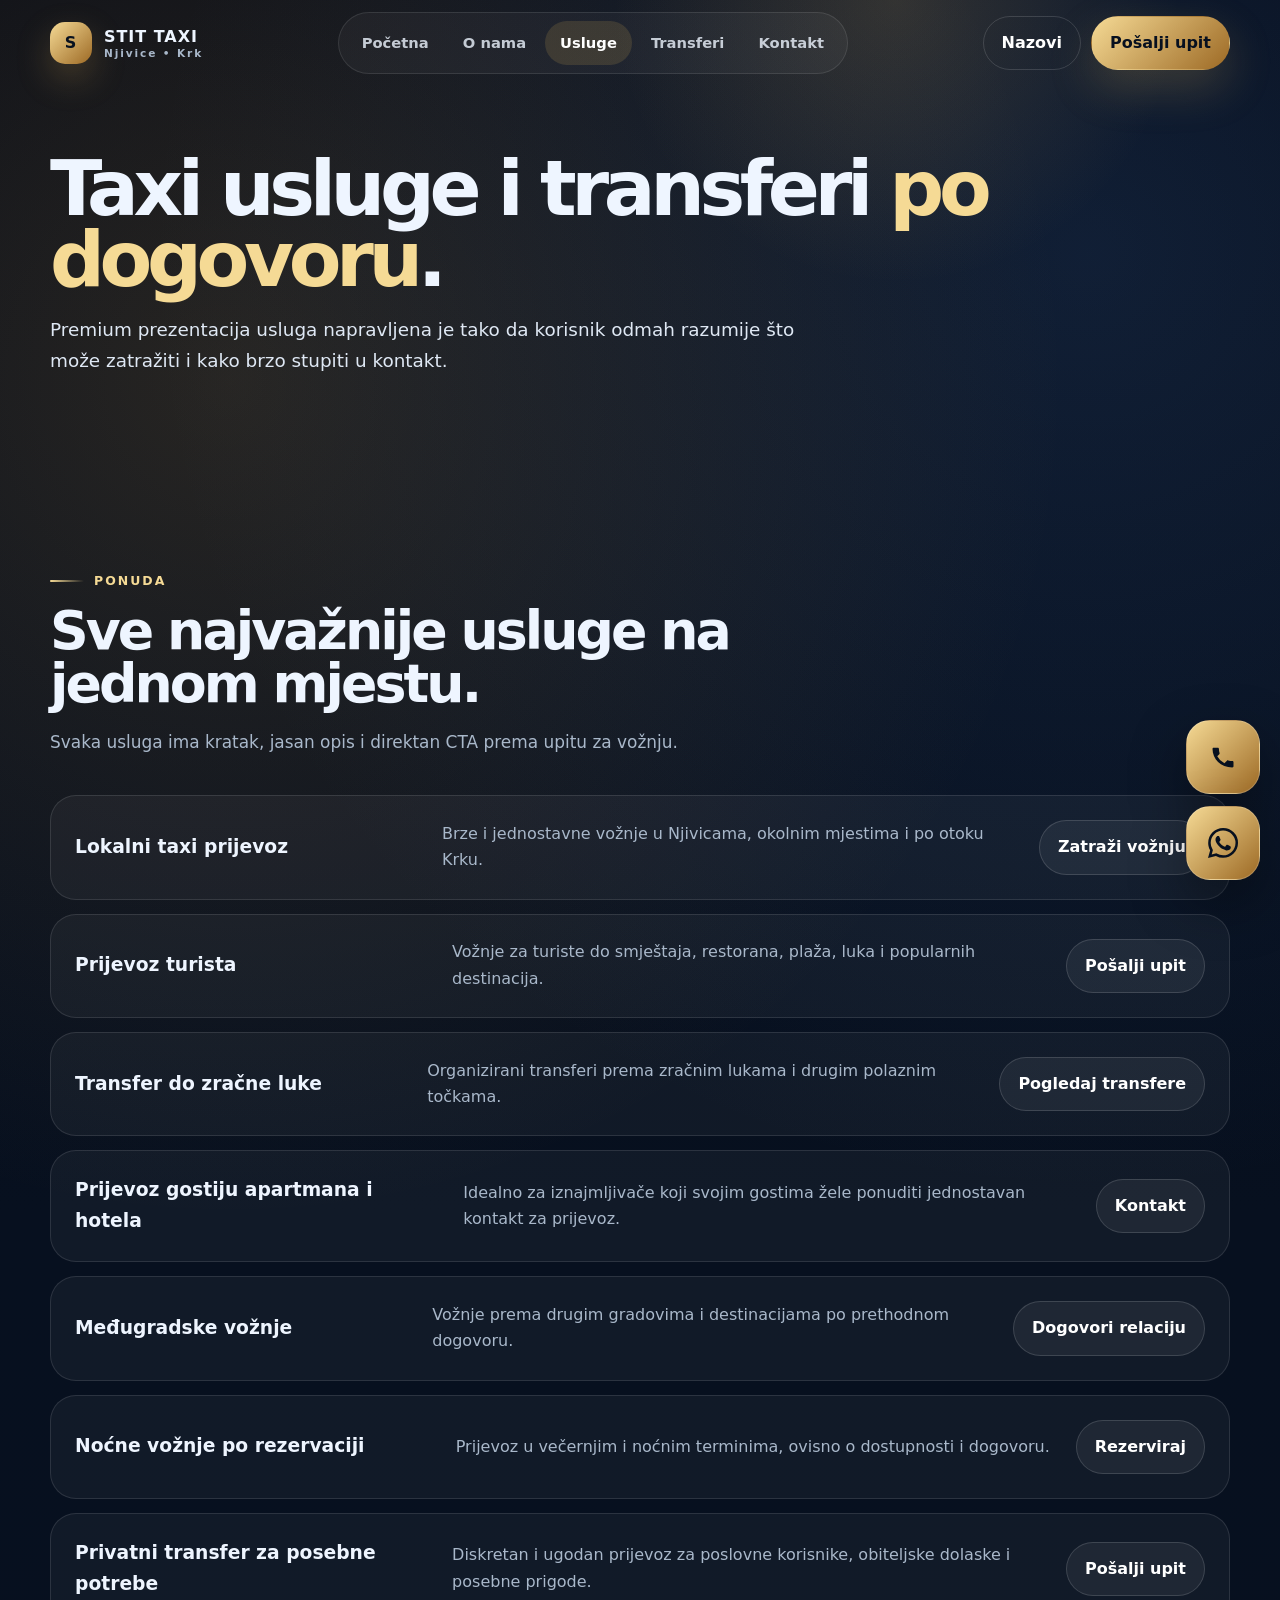
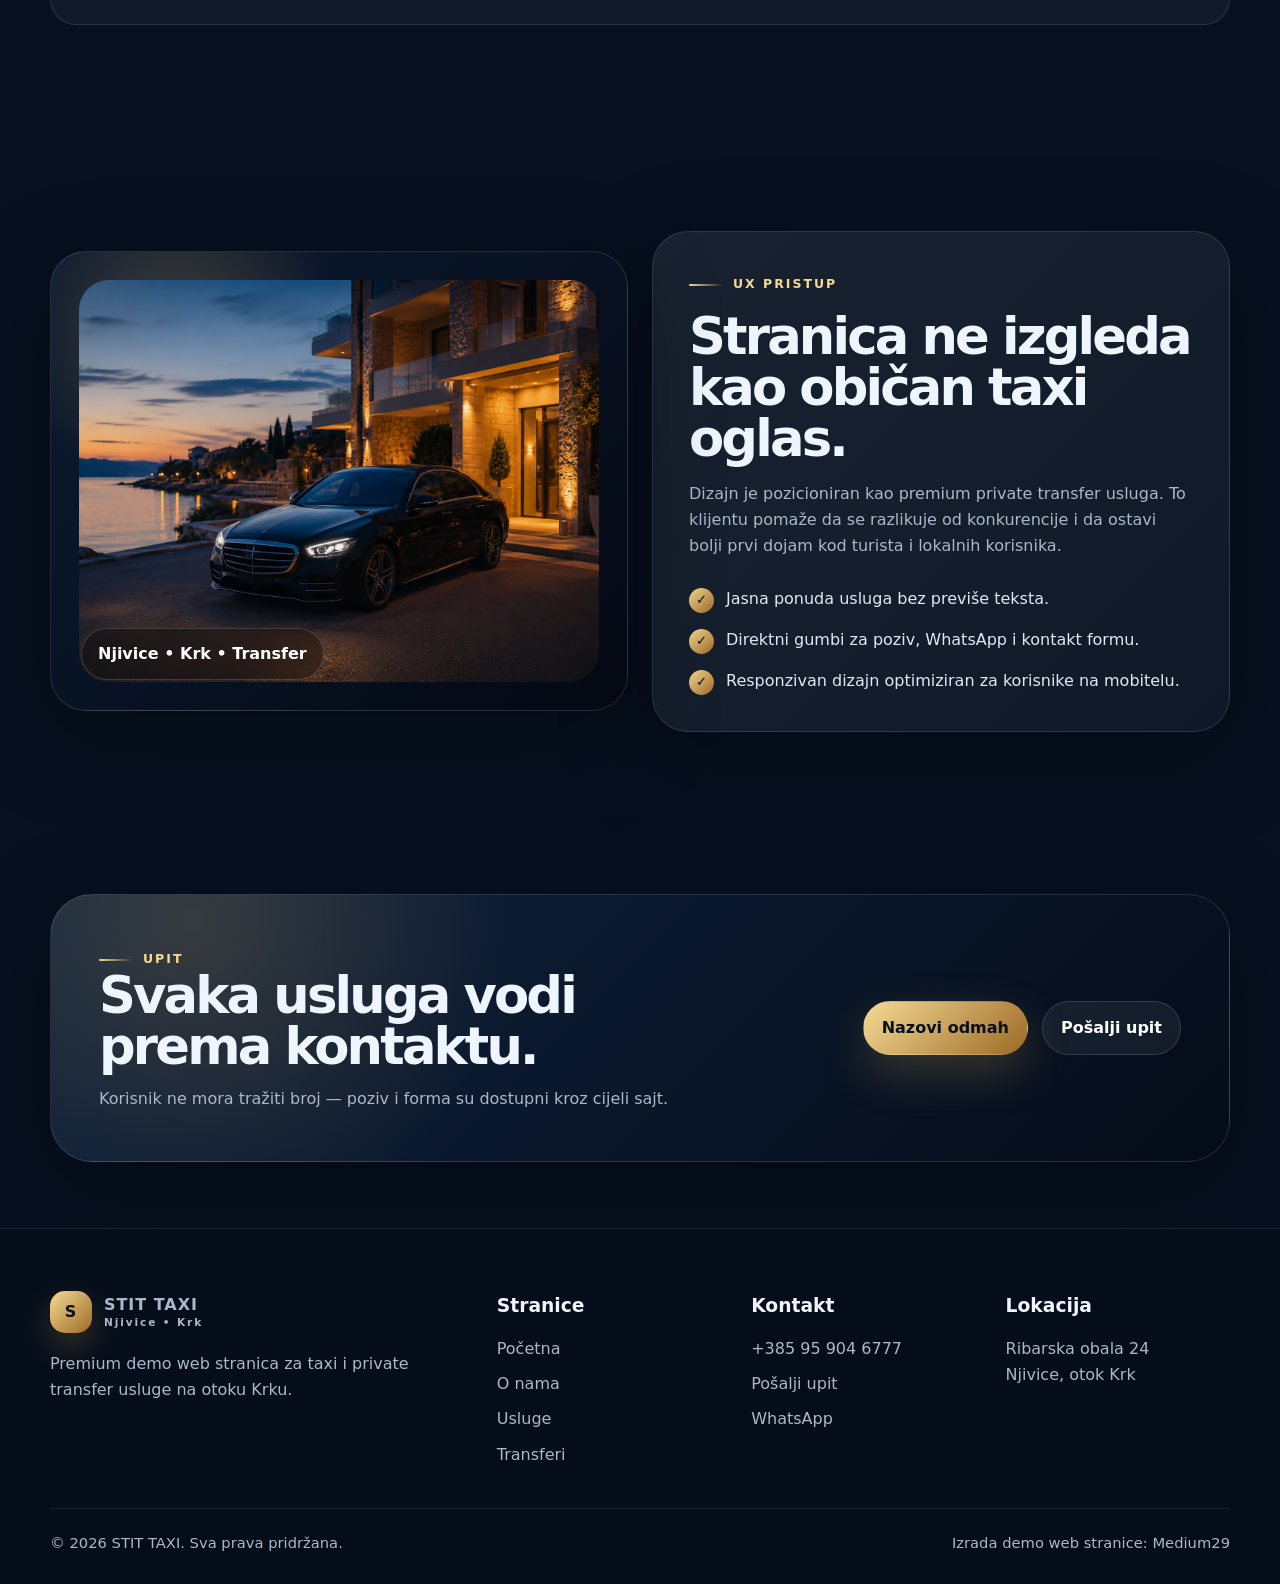
<file: usluge.html>
<!DOCTYPE html>
<html lang="hr">
<head>
  <meta charset="UTF-8" />
  <meta name="viewport" content="width=device-width, initial-scale=1.0" />
  <title>Usluge | STIT TAXI</title>
  <meta name="description" content="Taxi usluge, lokalni prijevoz, aerodromski transferi, prijevoz turista, gostiju apartmana i međugradske vožnje po dogovoru." />
  <link rel="icon" href="assets/favicon.svg" type="image/svg+xml" />
  <link rel="stylesheet" href="styles.css" />
</head>
<body>
  <header class="header"><div class="container nav"><a class="logo" href="index.html"><span class="logo-mark">S</span><span>STIT TAXI <small>Njivice • Krk</small></span></a><nav class="nav-links"><a href="index.html">Početna</a><a href="o-nama.html">O nama</a><a class="active" href="usluge.html">Usluge</a><a href="transferi.html">Transferi</a><a href="kontakt.html">Kontakt</a></nav><div class="nav-actions"><a class="btn btn-ghost" href="tel:+385959046777">Nazovi</a><a class="btn btn-primary" href="kontakt.html">Pošalji upit</a><button class="menu-btn" type="button" aria-label="Otvori izbornik" aria-expanded="false"><span></span><span></span><span></span></button></div></div></header>

  <main>
    <section class="page-hero">
      <div class="container reveal">
        <h1>Taxi usluge i transferi <span class="gold">po dogovoru</span>.</h1>
        <p>Premium prezentacija usluga napravljena je tako da korisnik odmah razumije što može zatražiti i kako brzo stupiti u kontakt.</p>
      </div>
    </section>

    <section class="section">
      <div class="container">
        <div class="section-title reveal"><span class="kicker">Ponuda</span><h2>Sve najvažnije usluge na jednom mjestu.</h2><p>Svaka usluga ima kratak, jasan opis i direktan CTA prema upitu za vožnju.</p></div>
        <div style="margin-top:38px;">
          <article class="service-row reveal"><h3>Lokalni taxi prijevoz</h3><p>Brze i jednostavne vožnje u Njivicama, okolnim mjestima i po otoku Krku.</p><a class="btn" href="kontakt.html">Zatraži vožnju</a></article>
          <article class="service-row reveal"><h3>Prijevoz turista</h3><p>Vožnje za turiste do smještaja, restorana, plaža, luka i popularnih destinacija.</p><a class="btn" href="kontakt.html">Pošalji upit</a></article>
          <article class="service-row reveal"><h3>Transfer do zračne luke</h3><p>Organizirani transferi prema zračnim lukama i drugim polaznim točkama.</p><a class="btn" href="transferi.html">Pogledaj transfere</a></article>
          <article class="service-row reveal"><h3>Prijevoz gostiju apartmana i hotela</h3><p>Idealno za iznajmljivače koji svojim gostima žele ponuditi jednostavan kontakt za prijevoz.</p><a class="btn" href="kontakt.html">Kontakt</a></article>
          <article class="service-row reveal"><h3>Međugradske vožnje</h3><p>Vožnje prema drugim gradovima i destinacijama po prethodnom dogovoru.</p><a class="btn" href="kontakt.html">Dogovori relaciju</a></article>
          <article class="service-row reveal"><h3>Noćne vožnje po rezervaciji</h3><p>Prijevoz u večernjim i noćnim terminima, ovisno o dostupnosti i dogovoru.</p><a class="btn" href="kontakt.html">Rezerviraj</a></article>
          <article class="service-row reveal"><h3>Privatni transfer za posebne potrebe</h3><p>Diskretan i ugodan prijevoz za poslovne korisnike, obiteljske dolaske i posebne prigode.</p><a class="btn" href="kontakt.html">Pošalji upit</a></article>
        </div>
      </div>
    </section>

    <section class="section">
      <div class="container grid-2">
        <div class="photo-tile photo-services reveal"></div>
        <div class="split-panel reveal delay-1">
          <span class="kicker">UX pristup</span>
          <h2 style="font-size:clamp(2rem,4vw,3.6rem);line-height:1;letter-spacing:-.055em;margin:16px 0;">Stranica ne izgleda kao običan taxi oglas.</h2>
          <p style="color:var(--muted);">Dizajn je pozicioniran kao premium private transfer usluga. To klijentu pomaže da se razlikuje od konkurencije i da ostavi bolji prvi dojam kod turista i lokalnih korisnika.</p>
          <ul class="lux-list"><li><span class="tick">✓</span><span>Jasna ponuda usluga bez previše teksta.</span></li><li><span class="tick">✓</span><span>Direktni gumbi za poziv, WhatsApp i kontakt formu.</span></li><li><span class="tick">✓</span><span>Responzivan dizajn optimiziran za korisnike na mobitelu.</span></li></ul>
        </div>
      </div>
    </section>

    <section class="section-sm"><div class="container cta-band reveal"><div><span class="kicker">Upit</span><h2>Svaka usluga vodi prema kontaktu.</h2><p>Korisnik ne mora tražiti broj — poziv i forma su dostupni kroz cijeli sajt.</p></div><div class="hero-actions" style="margin:0;justify-content:flex-end;"><a class="btn btn-primary" href="tel:+385959046777">Nazovi odmah</a><a class="btn" href="kontakt.html">Pošalji upit</a></div></div></section>
  </main>

  <footer class="footer"><div class="container"><div class="footer-grid"><div><a class="logo" href="index.html"><span class="logo-mark">S</span><span>STIT TAXI <small>Njivice • Krk</small></span></a><p style="margin-top:18px;max-width:420px;">Premium demo web stranica za taxi i private transfer usluge na otoku Krku.</p></div><div><h3>Stranice</h3><div class="footer-links"><a href="index.html">Početna</a><a href="o-nama.html">O nama</a><a href="usluge.html">Usluge</a><a href="transferi.html">Transferi</a></div></div><div><h3>Kontakt</h3><div class="footer-links"><a href="tel:+385959046777">+385 95 904 6777</a><a href="kontakt.html">Pošalji upit</a><a href="https://wa.me/385959046777" target="_blank" rel="noopener">WhatsApp</a></div></div><div><h3>Lokacija</h3><p>Ribarska obala 24<br>Njivice, otok Krk</p></div></div><div class="footer-bottom"><span>© <span data-year></span> STIT TAXI. Sva prava pridržana.</span><span>Izrada demo web stranice: Medium29</span></div></div></footer>
  <div class="float-actions"><a class="call" href="tel:+385959046777" aria-label="Nazovi STIT TAXI"><svg viewBox="0 0 24 24" aria-hidden="true" class="call-icon"><path fill="currentColor" d="M6.62 10.79a15.53 15.53 0 0 0 6.59 6.59l2.2-2.2c.27-.27.67-.36 1.02-.24 1.12.37 2.33.57 3.57.57.56 0 1 .44 1 1V20c0 .56-.44 1-1 1C10.07 21 3 13.93 3 5c0-.56.44-1 1-1h3.5c.56 0 1 .44 1 1 0 1.24.2 2.45.57 3.57.11.35.03.74-.25 1.02l-2.2 2.2Z"/></svg></a><a class="wa" href="https://wa.me/385959046777" target="_blank" rel="noopener" aria-label="WhatsApp STIT TAXI"><svg viewBox="0 0 24 24" aria-hidden="true" class="wa-icon"><path fill="currentColor" d="M20.52 3.48A11.86 11.86 0 0 0 12.07 0C5.5 0 .15 5.35.15 11.92c0 2.1.55 4.15 1.59 5.96L0 24l6.29-1.65a11.86 11.86 0 0 0 5.78 1.47h.01c6.57 0 11.92-5.35 11.92-11.92a11.84 11.84 0 0 0-3.48-8.42Zm-8.45 18.33h-.01a9.9 9.9 0 0 1-5.04-1.38l-.36-.21-3.73.98 1-3.64-.24-.37a9.9 9.9 0 0 1-1.52-5.27c0-5.47 4.45-9.92 9.92-9.92 2.65 0 5.14 1.03 7.01 2.91a9.85 9.85 0 0 1 2.9 7c0 5.48-4.45 9.93-9.93 9.93Zm5.44-7.4c-.3-.15-1.77-.88-2.05-.98-.27-.1-.47-.15-.67.15-.2.3-.76.98-.94 1.18-.17.2-.35.22-.65.08-.3-.15-1.26-.46-2.4-1.47-.88-.78-1.48-1.75-1.66-2.05-.17-.3-.02-.46.13-.61.14-.14.3-.35.45-.52.15-.18.2-.3.3-.5.1-.2.05-.38-.02-.53-.08-.15-.67-1.62-.92-2.22-.24-.58-.49-.5-.67-.5h-.57c-.2 0-.53.08-.8.38-.28.3-1.06 1.04-1.06 2.54 0 1.5 1.09 2.94 1.24 3.14.15.2 2.14 3.27 5.18 4.58.72.31 1.29.5 1.73.65.73.23 1.39.2 1.91.12.58-.09 1.77-.72 2.02-1.42.25-.7.25-1.3.18-1.42-.08-.13-.28-.2-.58-.35Z"/></svg></a></div>
  <script src="script.js"></script>
</body>
</html>
</file>
<file: styles.css>
:root{
  --bg:#06101f;
  --bg-2:#09182c;
  --panel:#0d1d33;
  --panel-2:#10243f;
  --text:#eef5ff;
  --muted:#a9b8ca;
  --soft:#dfe8f4;
  --line:rgba(255,255,255,.12);
  --gold:#d8ab58;
  --gold-2:#f5da95;
  --gold-3:#9d6a25;
  --white:#ffffff;
  --shadow:0 26px 90px rgba(0,0,0,.38);
  --radius:28px;
  --max:1180px;
  --ease:cubic-bezier(.2,.8,.2,1);
}
*{box-sizing:border-box}
html{scroll-behavior:smooth}
body{
  margin:0;
  color:var(--text);
  font-family:Inter, ui-sans-serif, system-ui, -apple-system, BlinkMacSystemFont, "Segoe UI", sans-serif;
  background:
    radial-gradient(circle at 18% 12%, rgba(216,171,88,.16), transparent 28%),
    radial-gradient(circle at 85% 8%, rgba(72,124,191,.18), transparent 30%),
    linear-gradient(180deg,#040915 0%,#07101f 38%,#06101f 100%);
  line-height:1.65;
  overflow-x:hidden;
}
a{color:inherit;text-decoration:none}
img,svg{max-width:100%;display:block}
button,input,textarea,select{font:inherit}
.container{width:min(var(--max), calc(100% - 38px)); margin-inline:auto}
.gold{color:var(--gold-2)}
.kicker{
  display:inline-flex;align-items:center;gap:10px;
  color:var(--gold-2);font-weight:800;letter-spacing:.16em;text-transform:uppercase;font-size:.78rem;
}
.kicker::before{content:"";width:34px;height:2px;background:linear-gradient(90deg,var(--gold-2),transparent);border-radius:9px}

.header{
  position:fixed;inset:0 0 auto;z-index:50;
  transition:.32s var(--ease);
  border-bottom:1px solid transparent;
}
.header.is-scrolled{
  background:rgba(5,12,24,.78);
  backdrop-filter:blur(22px);
  border-bottom-color:rgba(255,255,255,.09);
  box-shadow:0 18px 60px rgba(0,0,0,.24);
}
.nav{height:86px;display:flex;align-items:center;justify-content:space-between;gap:22px}
.logo{display:flex;align-items:center;gap:12px;font-weight:900;letter-spacing:.06em;white-space:nowrap}
.logo-mark{
  width:42px;height:42px;border-radius:15px;
  display:grid;place-items:center;
  background:linear-gradient(135deg,var(--gold-2),var(--gold-3));
  color:#08111f;box-shadow:0 14px 34px rgba(216,171,88,.25);
}
.logo small{display:block;color:var(--muted);font-weight:700;letter-spacing:.18em;font-size:.66rem;margin-top:-5px}
.nav-links{display:flex;align-items:center;justify-content:center;gap:4px;padding:8px;border:1px solid rgba(255,255,255,.1);border-radius:999px;background:rgba(255,255,255,.04)}
.nav-links a{padding:10px 15px;border-radius:999px;color:rgba(238,245,255,.8);font-weight:750;font-size:.92rem;transition:.22s var(--ease)}
.nav-links a:hover,.nav-links a.active{background:rgba(216,171,88,.16);color:#fff}
.nav-actions{display:flex;align-items:center;gap:10px}
.menu-btn{display:none;width:46px;height:46px;border-radius:16px;background:rgba(255,255,255,.07);border:1px solid rgba(255,255,255,.12);color:#fff;cursor:pointer}
.menu-btn span{display:block;width:18px;height:2px;background:#fff;margin:5px auto;border-radius:10px;transition:.22s var(--ease)}
.menu-btn.open span:nth-child(1){transform:translateY(7px) rotate(45deg)}
.menu-btn.open span:nth-child(2){opacity:0}
.menu-btn.open span:nth-child(3){transform:translateY(-7px) rotate(-45deg)}

.btn{
  display:inline-flex;align-items:center;justify-content:center;gap:10px;
  min-height:48px;padding:13px 18px;border-radius:999px;border:1px solid rgba(255,255,255,.14);
  color:#fff;background:rgba(255,255,255,.06);font-weight:850;cursor:pointer;transition:.22s var(--ease);white-space:nowrap;
}
.btn:hover{transform:translateY(-2px);background:rgba(255,255,255,.11);box-shadow:0 16px 36px rgba(0,0,0,.24)}
.btn-primary{background:linear-gradient(135deg,var(--gold-2),var(--gold-3));color:#07101f;border-color:transparent;box-shadow:0 18px 46px rgba(216,171,88,.23)}
.btn-primary:hover{background:linear-gradient(135deg,#fff0bb,#c48b34)}
.btn-ghost{background:transparent}
.btn-block{width:100%}

.hero{position:relative;min-height:100vh;display:flex;align-items:center;padding:142px 0 82px;overflow:hidden}
.hero::before{content:"";position:absolute;inset:0;background:linear-gradient(90deg,rgba(3,8,19,.92),rgba(3,8,19,.42) 48%,rgba(3,8,19,.8));z-index:-1}
.hero-grid{display:grid;grid-template-columns:1.02fr .98fr;gap:54px;align-items:center}
.eyebrow{display:flex;flex-wrap:wrap;gap:10px;margin-bottom:18px}
.badge{display:inline-flex;align-items:center;gap:9px;padding:9px 12px;border:1px solid rgba(255,255,255,.12);background:rgba(255,255,255,.05);border-radius:999px;color:rgba(238,245,255,.84);font-size:.86rem;font-weight:750}
.badge-dot{width:8px;height:8px;border-radius:99px;background:var(--gold-2);box-shadow:0 0 0 6px rgba(216,171,88,.12)}
h1,h2,h3,p{margin-top:0}
h1{font-size:clamp(3rem,6vw,6.8rem);line-height:.92;letter-spacing:-.07em;margin-bottom:24px;max-width:950px}
.lead{font-size:clamp(1.04rem,1.6vw,1.28rem);color:var(--soft);max-width:690px;margin-bottom:30px;line-height:1.78}
.hero-actions{display:flex;flex-wrap:wrap;gap:14px;margin:28px 0 34px}
.hero-meta{display:grid;grid-template-columns:repeat(3,1fr);gap:12px;max-width:650px}
.meta-card{padding:16px;border-radius:21px;background:rgba(255,255,255,.055);border:1px solid rgba(255,255,255,.11)}
.meta-card strong{display:block;font-size:1.28rem;line-height:1;color:#fff;margin-bottom:7px}
.meta-card span{display:block;color:var(--muted);font-size:.88rem;font-weight:650;line-height:1.4}
.hero-visual{position:relative;isolation:isolate}
.hero-visual::before{content:"";position:absolute;inset:8% 5% auto auto;width:58%;height:42%;background:radial-gradient(circle,rgba(216,171,88,.32),transparent 65%);filter:blur(24px);z-index:-1}
.visual-frame{position:relative;border:1px solid rgba(255,255,255,.13);border-radius:38px;overflow:hidden;box-shadow:var(--shadow);background:#07101f;transform:perspective(1000px) rotateY(-4deg) rotateX(2deg)}
.visual-frame img{width:100%;aspect-ratio:4/3;height:auto;object-fit:cover}
.float-card{position:absolute;left:-20px;bottom:28px;width:min(312px,72%);padding:18px;border-radius:25px;background:rgba(255,255,255,.1);border:1px solid rgba(255,255,255,.16);backdrop-filter:blur(20px);box-shadow:0 22px 56px rgba(0,0,0,.32)}
.float-card strong{display:block;font-size:1.04rem;margin-bottom:4px}.float-card span{color:var(--muted);font-size:.9rem;line-height:1.5}

.section{padding:96px 0;position:relative}
.section-sm{padding:66px 0}
.section-head{display:flex;align-items:end;justify-content:space-between;gap:26px;margin-bottom:38px}
.section-title{max-width:760px}.section-title h2{font-size:clamp(2.1rem,4.2vw,4.35rem);line-height:1;letter-spacing:-.055em;margin:12px 0 0}.section-title p{margin:18px 0 0;color:var(--muted);font-size:1.06rem;max-width:700px}
.grid-3{display:grid;grid-template-columns:repeat(3,1fr);gap:18px}.grid-4{display:grid;grid-template-columns:repeat(4,1fr);gap:16px}.grid-2{display:grid;grid-template-columns:repeat(2,1fr);gap:24px;align-items:center}
.card{position:relative;padding:28px;border:1px solid rgba(255,255,255,.11);border-radius:var(--radius);background:linear-gradient(180deg,rgba(255,255,255,.075),rgba(255,255,255,.035));box-shadow:0 24px 74px rgba(0,0,0,.18);overflow:hidden;transition:.24s var(--ease)}
.card::after{content:"";position:absolute;inset:-2px;background:radial-gradient(circle at 18% 0%,rgba(216,171,88,.18),transparent 34%);opacity:0;transition:.24s var(--ease);pointer-events:none}.card:hover{transform:translateY(-6px);border-color:rgba(216,171,88,.32)}.card:hover::after{opacity:1}
.icon{width:54px;height:54px;border-radius:18px;display:grid;place-items:center;background:rgba(216,171,88,.13);border:1px solid rgba(216,171,88,.26);color:var(--gold-2);font-size:1.35rem;margin-bottom:20px}
.card h3{font-size:1.23rem;line-height:1.25;margin-bottom:12px}.card p{color:var(--muted);margin:0;line-height:1.72}.card a.card-link{display:inline-flex;margin-top:20px;color:var(--gold-2);font-weight:850}

.split-panel{padding:36px;border-radius:36px;border:1px solid rgba(255,255,255,.12);background:linear-gradient(135deg,rgba(255,255,255,.08),rgba(255,255,255,.035));box-shadow:var(--shadow)}
.lux-list{display:grid;gap:14px;margin:26px 0 0;padding:0;list-style:none}.lux-list li{display:flex;gap:12px;align-items:flex-start;color:var(--soft)}.tick{flex:0 0 auto;width:25px;height:25px;border-radius:99px;display:grid;place-items:center;background:linear-gradient(135deg,var(--gold-2),var(--gold-3));color:#08111f;font-weight:900;font-size:.82rem;margin-top:2px}
.photo-tile{--tile-img:url('assets/images/transferi-taxi.avif');min-height:460px;border-radius:36px;border:1px solid rgba(255,255,255,.12);background:radial-gradient(circle at 22% 18%,rgba(216,171,88,.28),transparent 28%),linear-gradient(135deg,#0b1a31,#07101f 60%,#040812);box-shadow:var(--shadow);position:relative;overflow:hidden}.photo-tile::before{content:"";position:absolute;inset:28px;border-radius:30px;background-image:var(--tile-img);background-position:center;background-size:cover;background-repeat:no-repeat;opacity:.96}.photo-tile::after{content:"Njivice • Krk • Transfer";position:absolute;left:30px;bottom:30px;padding:12px 16px;border-radius:999px;background:rgba(0,0,0,.34);border:1px solid rgba(255,255,255,.16);backdrop-filter:blur(16px);font-weight:850;color:#fff}.photo-about{--tile-img:url('assets/images/o-nama-taxi.avif')}.photo-services{--tile-img:url('assets/images/usluge-taxi.avif')}.photo-transfer{--tile-img:url('assets/images/transferi-taxi.avif')}.photo-apartments{--tile-img:url('assets/images/apartmani-transfer.avif')}

.cta-band{border-radius:42px;border:1px solid rgba(255,255,255,.13);background:radial-gradient(circle at 12% 10%,rgba(216,171,88,.2),transparent 30%),linear-gradient(135deg,rgba(16,36,63,.96),rgba(5,12,25,.98));box-shadow:var(--shadow);padding:48px;display:grid;grid-template-columns:1.2fr .8fr;gap:28px;align-items:center;overflow:hidden}.cta-band h2{font-size:clamp(2rem,4vw,4rem);line-height:1;letter-spacing:-.055em;margin-bottom:14px}.cta-band p{color:var(--muted);margin:0;max-width:680px}

.page-hero{padding:154px 0 74px;background:radial-gradient(circle at 70% 0%,rgba(216,171,88,.18),transparent 28%)}
.breadcrumb{display:flex;gap:8px;align-items:center;color:var(--muted);font-weight:750;margin-bottom:18px}.breadcrumb span{color:var(--gold-2)}
.page-hero h1{font-size:clamp(3rem,6vw,6rem);margin-bottom:20px}.page-hero p{color:var(--soft);font-size:1.15rem;max-width:790px}
.process{counter-reset:step;display:grid;grid-template-columns:repeat(3,1fr);gap:18px}.step{counter-increment:step}.step::before{content:"0" counter(step);display:inline-flex;width:46px;height:46px;border-radius:16px;align-items:center;justify-content:center;background:linear-gradient(135deg,var(--gold-2),var(--gold-3));color:#08111f;font-weight:950;margin-bottom:20px}
.service-row{display:grid;grid-template-columns:.75fr 1.25fr auto;gap:22px;align-items:center;padding:24px;border:1px solid rgba(255,255,255,.11);border-radius:26px;background:rgba(255,255,255,.045);margin-bottom:14px;transition:.22s var(--ease)}.service-row:hover{transform:translateY(-3px);border-color:rgba(216,171,88,.28);background:rgba(255,255,255,.065)}.service-row h3{margin:0}.service-row p{margin:0;color:var(--muted)}

.form-card{padding:30px;border-radius:34px;border:1px solid rgba(255,255,255,.12);background:linear-gradient(180deg,rgba(255,255,255,.08),rgba(255,255,255,.035));box-shadow:var(--shadow)}
.form-grid{display:grid;grid-template-columns:1fr 1fr;gap:14px}.field{display:grid;gap:7px}.field.full{grid-column:1/-1}.field label{color:var(--soft);font-weight:800;font-size:.92rem}input,textarea,select{width:100%;border:1px solid rgba(255,255,255,.13);background:rgba(255,255,255,.065);border-radius:17px;color:#fff;padding:14px 15px;outline:none;transition:.22s var(--ease)}textarea{min-height:118px;resize:vertical}input:focus,textarea:focus,select:focus{border-color:rgba(216,171,88,.58);box-shadow:0 0 0 4px rgba(216,171,88,.11)}::placeholder{color:rgba(220,231,245,.48)}select option{background:#09182c;color:#fff}.form-note{color:var(--muted);font-size:.88rem;margin:14px 0 0}.contact-box{display:grid;gap:14px}.contact-item{padding:20px;border-radius:22px;border:1px solid rgba(255,255,255,.11);background:rgba(255,255,255,.045)}.contact-item strong{display:block;margin-bottom:4px}.contact-item span,.contact-item a{color:var(--muted)}
.map-placeholder{height:330px;border-radius:32px;border:1px solid rgba(255,255,255,.12);background:radial-gradient(circle at 50% 40%,rgba(216,171,88,.2),transparent 30%),linear-gradient(135deg,#10243f,#07101f);display:grid;place-items:center;text-align:center;padding:28px;box-shadow:var(--shadow)}.map-placeholder strong{display:block;font-size:1.4rem;margin-bottom:8px}.map-placeholder p{color:var(--muted);margin:0 0 18px}

.footer{padding:62px 0 28px;border-top:1px solid rgba(255,255,255,.09);background:rgba(0,0,0,.16)}.footer-grid{display:grid;grid-template-columns:1.3fr .7fr .7fr .7fr;gap:30px}.footer h3{margin-bottom:14px}.footer p,.footer a{color:var(--muted)}.footer-links{display:grid;gap:9px}.footer-bottom{display:flex;align-items:center;justify-content:space-between;gap:18px;border-top:1px solid rgba(255,255,255,.09);margin-top:40px;padding-top:22px;color:var(--muted);font-size:.92rem}
.float-actions{position:fixed;right:20px;bottom:20px;z-index:45;display:grid;gap:12px}.float-actions a{width:74px;height:74px;border-radius:24px;display:grid;place-items:center;background:linear-gradient(135deg,var(--gold-2),var(--gold-3));color:#07101f;font-weight:950;font-size:1.5rem;box-shadow:0 22px 56px rgba(0,0,0,.38);border:1px solid rgba(255,255,255,.18);transition:.22s var(--ease)}.float-actions a:hover{transform:translateY(-3px) scale(1.02)}
.float-actions a svg{width:28px;height:28px;display:block}.float-actions .wa svg{width:30px;height:30px}
.reveal{opacity:0;transform:translateY(28px);transition:opacity .7s var(--ease), transform .7s var(--ease)}.reveal.in-view{opacity:1;transform:none}.delay-1{transition-delay:.08s}.delay-2{transition-delay:.16s}.delay-3{transition-delay:.24s}

@media (max-width:1040px){
  .nav-links{position:fixed;top:86px;left:19px;right:19px;display:none;flex-direction:column;border-radius:26px;padding:14px;background:rgba(5,12,24,.96);backdrop-filter:blur(22px);box-shadow:var(--shadow)}
  .nav-links.open{display:flex}.nav-links a{width:100%;text-align:center}.menu-btn{display:block}.nav-actions .btn-ghost{display:none}.hero-grid,.grid-2,.cta-band{grid-template-columns:1fr}.hero{padding-top:132px}.hero-visual{max-width:760px}.section-head{display:block}.grid-4{grid-template-columns:repeat(2,1fr)}.footer-grid{grid-template-columns:1fr 1fr}.service-row{grid-template-columns:1fr}.process,.grid-3{grid-template-columns:1fr 1fr}
}
@media (max-width:720px){
  .container{width:min(100% - 28px,var(--max))}.nav{height:76px}.nav-links{top:76px}.logo small{font-size:.58rem}.logo-mark{width:38px;height:38px}.hero{min-height:auto;padding:118px 0 56px}.hero-grid{gap:30px}h1{font-size:clamp(2.65rem,15vw,4.5rem)}.lead{font-size:1rem}.hero-actions{display:grid}.hero-actions .btn{width:100%}.hero-meta{grid-template-columns:1fr}.visual-frame{border-radius:28px;transform:none}.float-card{position:relative;left:auto;bottom:auto;width:100%;margin-top:12px}.section{padding:70px 0}.section-sm{padding:46px 0}.section-title h2{font-size:2.3rem}.grid-3,.grid-4,.process{grid-template-columns:1fr}.card,.split-panel,.form-card{padding:22px;border-radius:24px}.photo-tile{min-height:330px;border-radius:26px}.photo-tile::before{inset:16px}.cta-band{padding:28px;border-radius:28px}.page-hero{padding:122px 0 52px}.form-grid{grid-template-columns:1fr}.footer-grid{grid-template-columns:1fr}.footer-bottom{display:grid;text-align:left}.nav-actions .btn-primary{display:none}.float-actions{left:14px;right:14px;grid-template-columns:1fr 1fr}.float-actions a{width:100%;height:62px;border-radius:18px;font-size:1.15rem}.float-actions a::after{font-size:1rem;margin-left:8px}.float-actions .call::after{content:"Nazovi"}.float-actions .wa::after{content:"WhatsApp"}
}
</file>
